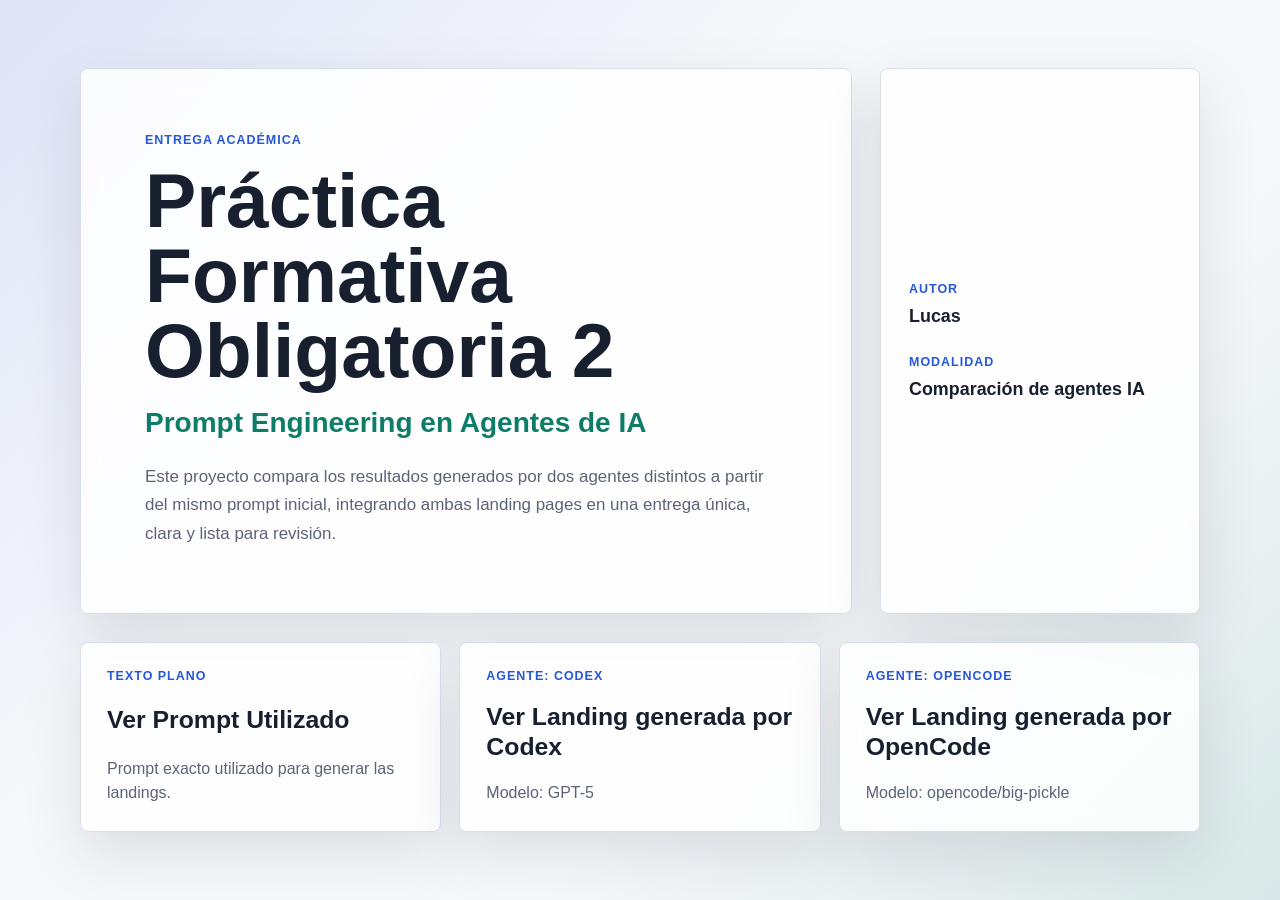
<file: index.html>
<!DOCTYPE html>
<html lang="es">
  <head>
    <meta charset="UTF-8" />
    <meta name="viewport" content="width=device-width, initial-scale=1.0" />
    <title>Práctica Formativa Obligatoria 2</title>
    <meta http-equiv="refresh" content="0; url=./Portada/" />
    <link rel="canonical" href="./Portada/" />
    <style>
      body {
        min-height: 100vh;
        margin: 0;
        display: grid;
        place-items: center;
        font-family: Arial, Helvetica, sans-serif;
        color: #18202f;
        background: #f7f8fb;
      }

      a {
        color: #2657d9;
        font-weight: 700;
      }
    </style>
  </head>
  <body>
    <p>Redirigiendo a la <a href="./Portada/">portada del proyecto</a>.</p>
    <script>
      window.location.replace("./Portada/");
    </script>
  </body>
</html>
</file>
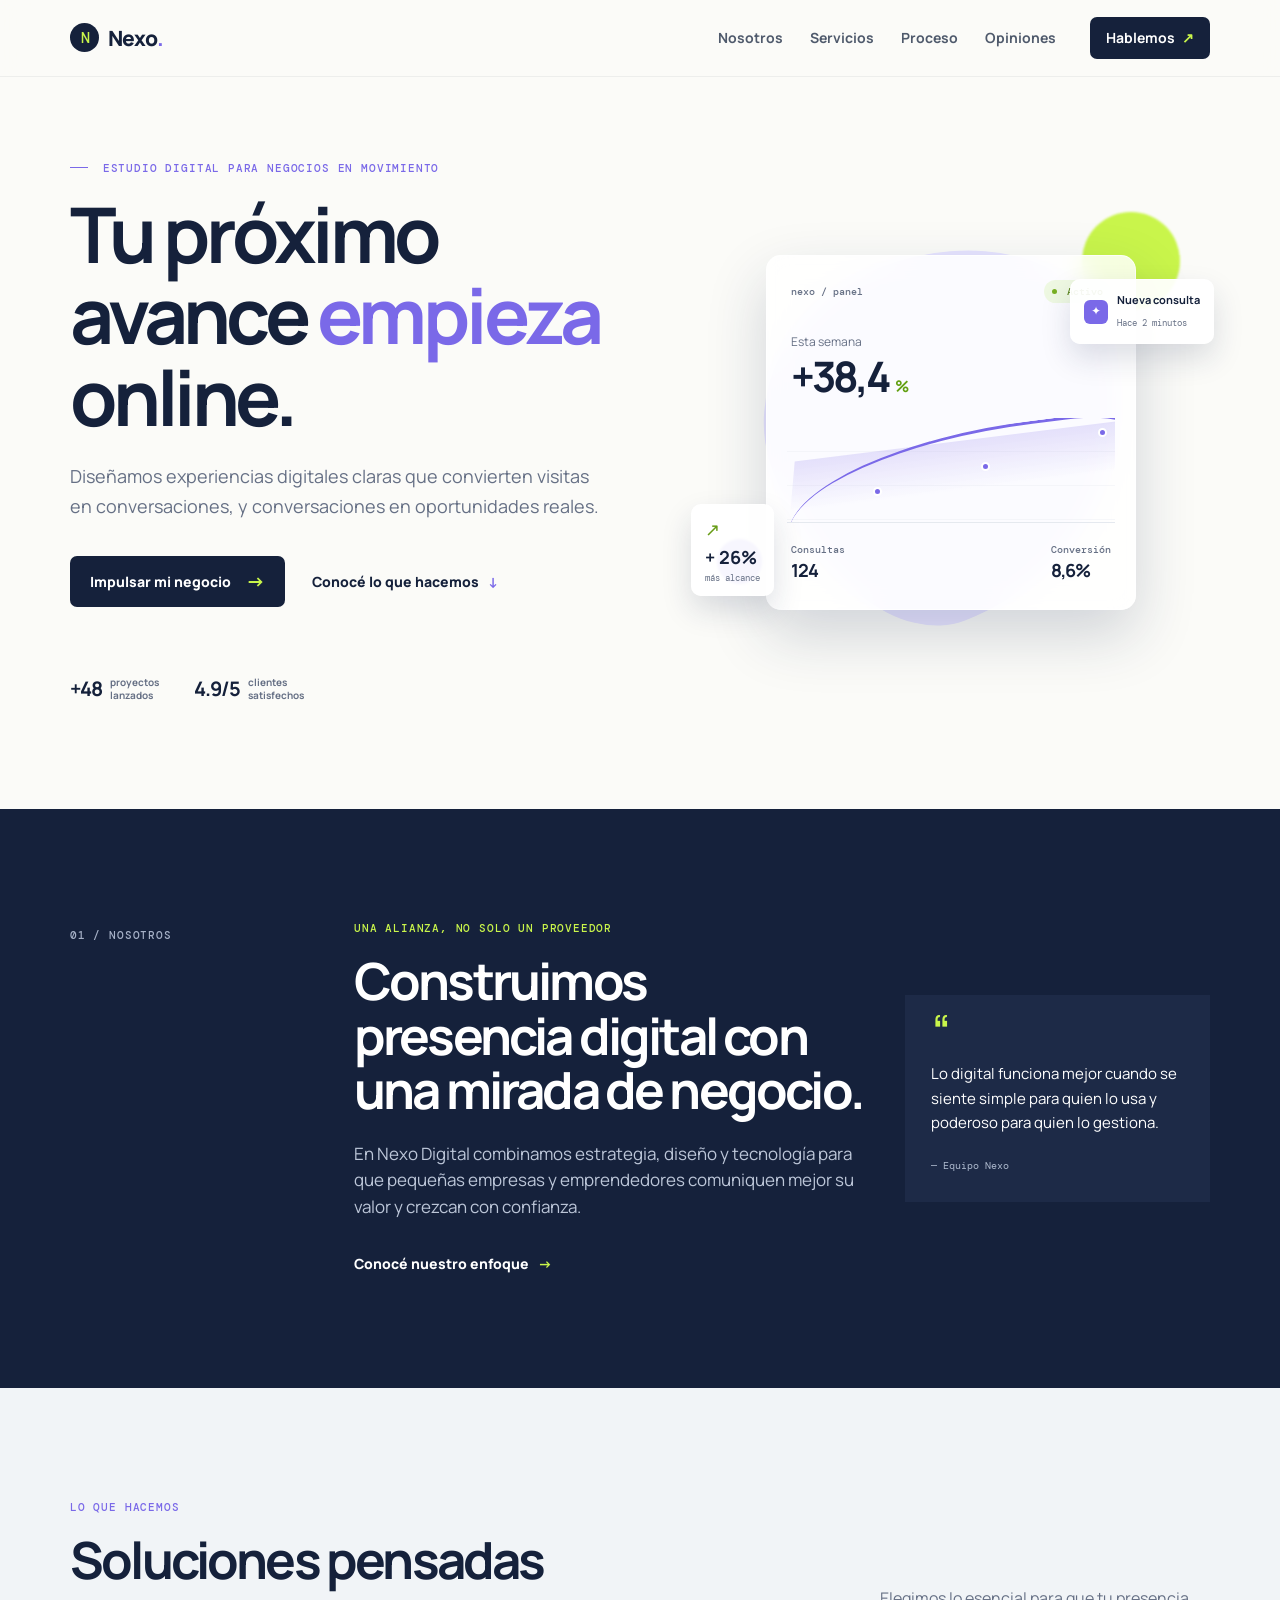
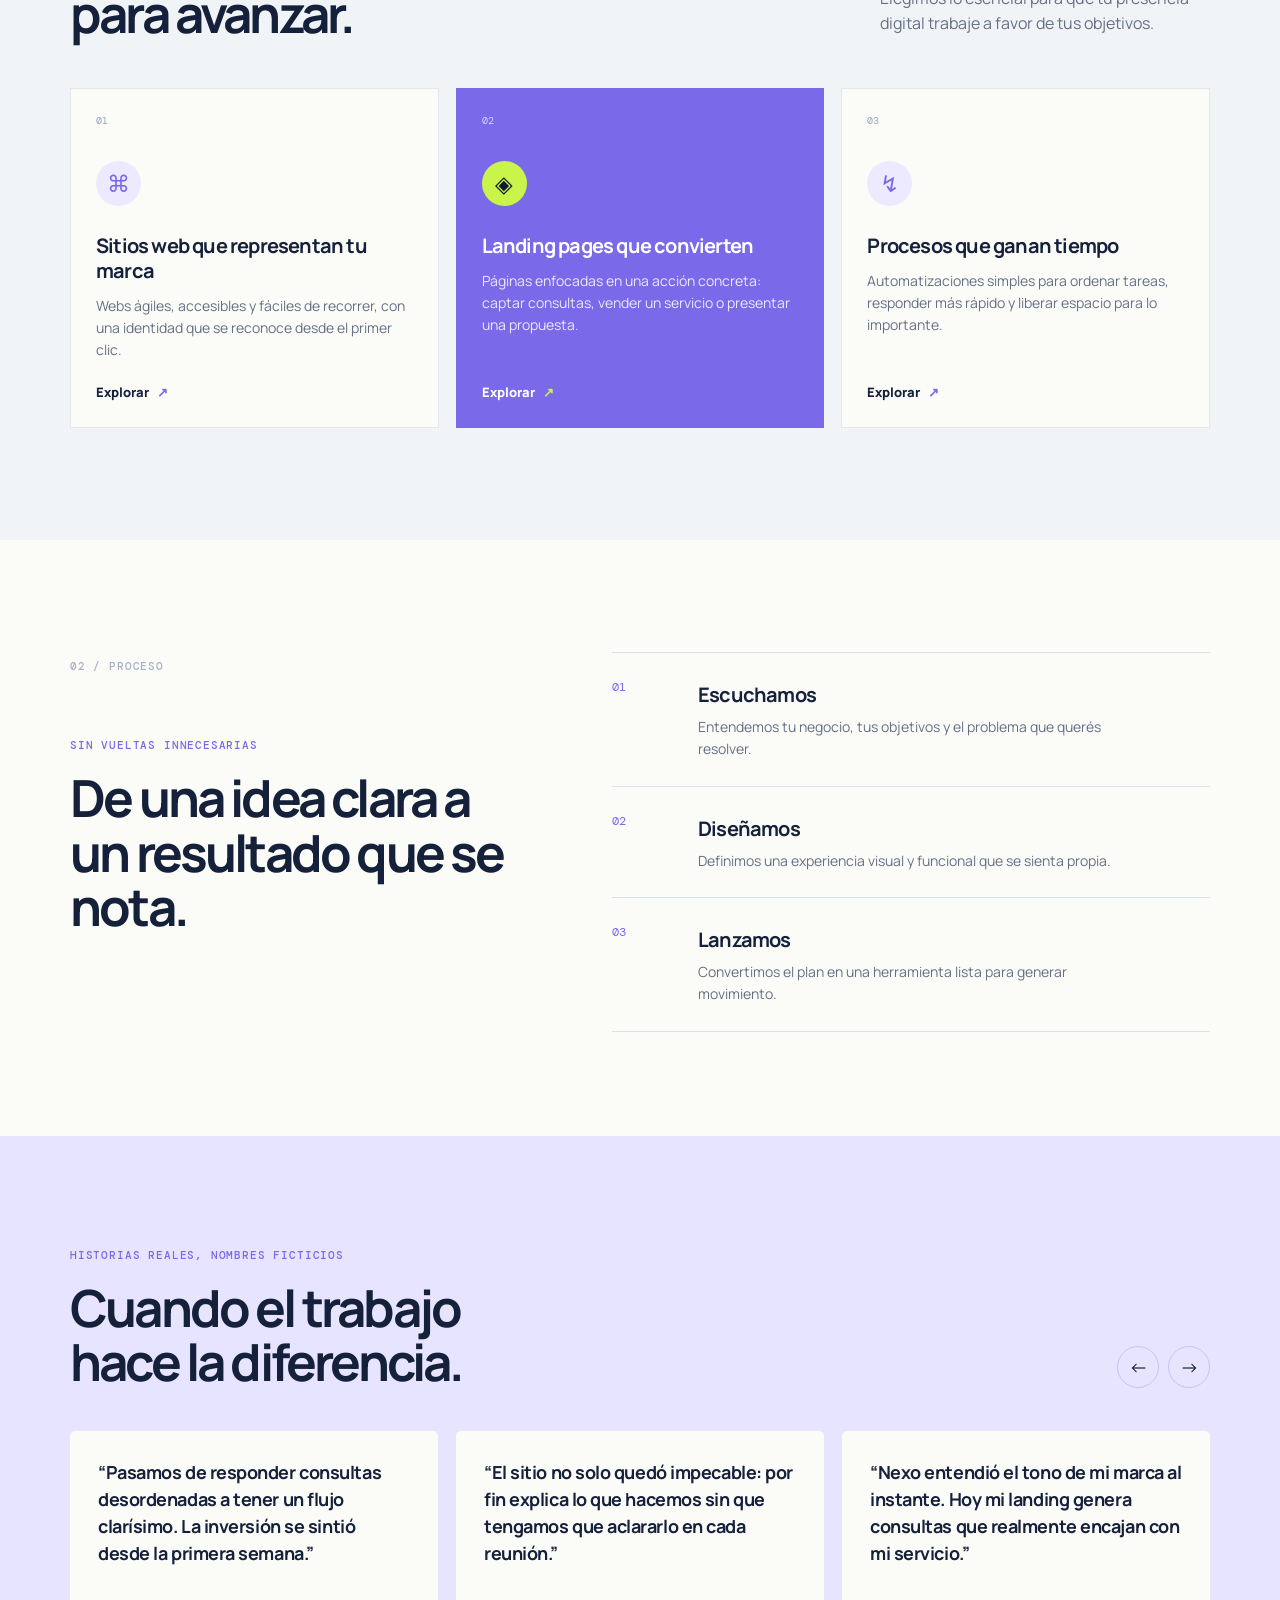
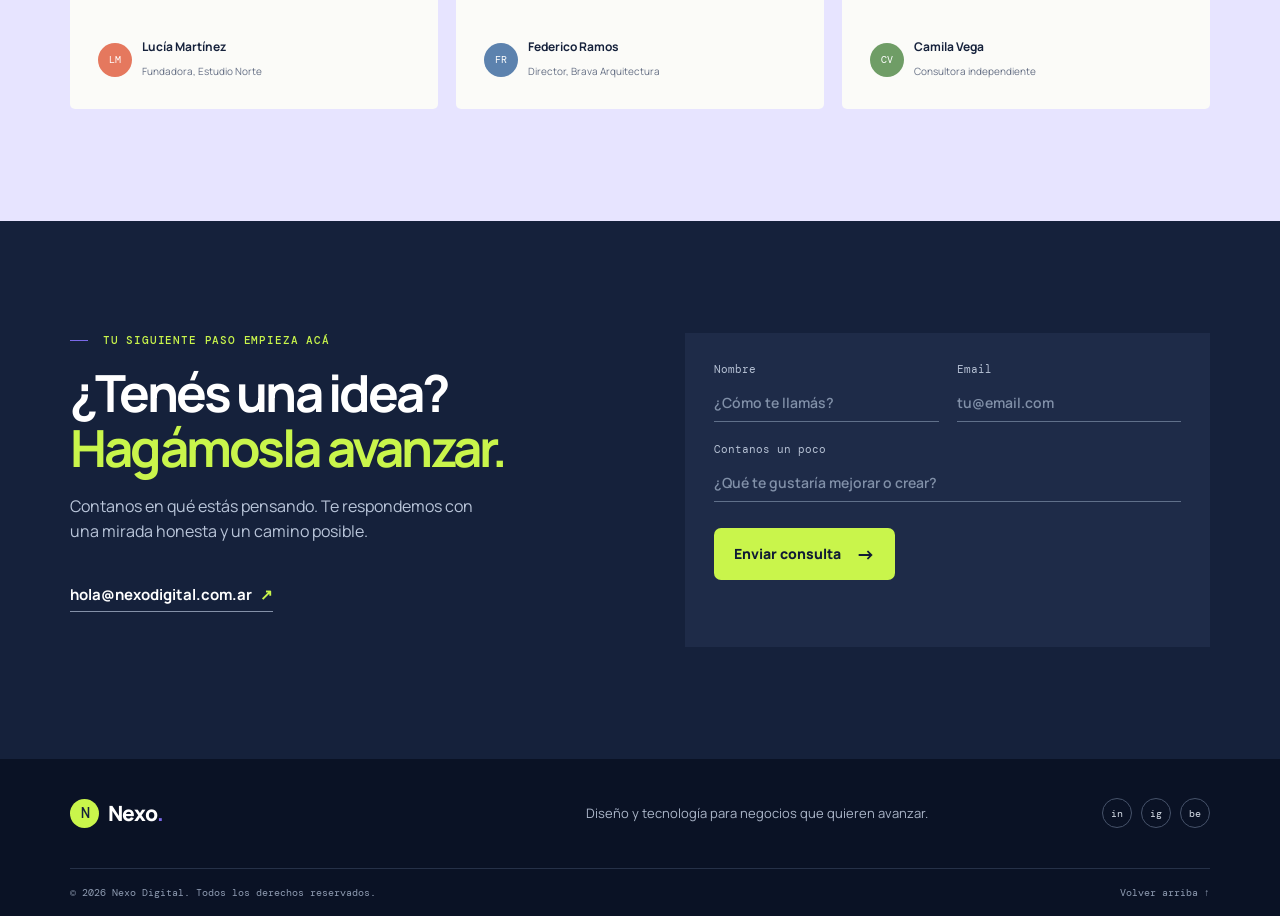
<file: Codex/index.html>
<!DOCTYPE html>
<html lang="es">
  <head>
    <meta charset="UTF-8" />
    <meta name="viewport" content="width=device-width, initial-scale=1.0" />
    <meta name="description" content="Nexo Digital crea sitios web, landing pages y automatizaciones para hacer crecer pequeños negocios." />
    <title>Nexo Digital | Soluciones que impulsan tu negocio</title>
    <link rel="preconnect" href="https://fonts.googleapis.com" />
    <link rel="preconnect" href="https://fonts.gstatic.com" crossorigin />
    <link href="https://fonts.googleapis.com/css2?family=DM+Mono:wght@400;500&family=Manrope:wght@400;500;600;700;800&display=swap" rel="stylesheet" />
    <link rel="stylesheet" href="styles.css" />
  </head>
  <body>
    <a class="skip-link" href="#contenido">Saltar al contenido principal</a>

    <header class="site-header">
      <div class="container nav-wrap">
        <a class="brand" href="#inicio" aria-label="Nexo Digital, inicio">
          <span class="brand-mark" aria-hidden="true">N</span><span>Nexo<span class="brand-accent">.</span></span>
        </a>
        <button class="menu-toggle" aria-expanded="false" aria-controls="main-menu" aria-label="Abrir menú de navegación">
          <span></span><span></span><span></span>
        </button>
        <nav id="main-menu" class="main-nav" aria-label="Navegación principal">
          <a href="#nosotros">Nosotros</a>
          <a href="#servicios">Servicios</a>
          <a href="#proceso">Proceso</a>
          <a href="#opiniones">Opiniones</a>
          <a class="nav-cta" href="#contacto">Hablemos <span aria-hidden="true">↗</span></a>
        </nav>
      </div>
    </header>

    <main id="contenido">
      <section id="inicio" class="hero section">
        <div class="container hero-grid">
          <div class="hero-content reveal">
            <p class="eyebrow"><span></span> Estudio digital para negocios en movimiento</p>
            <h1>Tu próximo avance <em>empieza</em> online.</h1>
            <p class="hero-copy">Diseñamos experiencias digitales claras que convierten visitas en conversaciones, y conversaciones en oportunidades reales.</p>
            <div class="hero-actions">
              <a class="button button-primary" href="#contacto">Impulsar mi negocio <span aria-hidden="true">→</span></a>
              <a class="text-link" href="#servicios">Conocé lo que hacemos <span aria-hidden="true">↓</span></a>
            </div>
            <div class="hero-proof" aria-label="Datos destacados">
              <div><strong>+48</strong><span>proyectos<br />lanzados</span></div>
              <div><strong>4.9/5</strong><span>clientes<br />satisfechos</span></div>
            </div>
          </div>
          <div class="hero-visual reveal" aria-label="Vista previa de una interfaz digital" role="img">
            <div class="orb orb-one"></div><div class="orb orb-two"></div>
            <div class="dashboard-card">
              <div class="dash-top"><span class="dash-label">nexo / panel</span><span class="status"><i></i> Activo</span></div>
              <div class="dash-heading"><p>Esta semana</p><strong>+38,4<span>%</span></strong></div>
              <div class="chart" aria-hidden="true"><span class="chart-line"></span><span class="dot dot-a"></span><span class="dot dot-b"></span><span class="dot dot-c"></span></div>
              <div class="dash-bottom"><div><span>Consultas</span><strong>124</strong></div><div><span>Conversión</span><strong>8,6%</strong></div></div>
            </div>
            <div class="floating-card floating-message"><span class="message-icon">✦</span><div><strong>Nueva consulta</strong><small>Hace 2 minutos</small></div></div>
            <div class="floating-card floating-growth"><span>↗</span><strong>+ 26%</strong><small>más alcance</small></div>
          </div>
        </div>
      </section>

      <section id="nosotros" class="about section">
        <div class="container about-grid">
          <p class="section-number">01 / NOSOTROS</p>
          <div class="about-content reveal"><p class="eyebrow">Una alianza, no solo un proveedor</p><h2>Construimos presencia digital con una mirada de negocio.</h2><p>En Nexo Digital combinamos estrategia, diseño y tecnología para que pequeñas empresas y emprendedores comuniquen mejor su valor y crezcan con confianza.</p><a class="arrow-link" href="#contacto">Conocé nuestro enfoque <span aria-hidden="true">→</span></a></div>
          <div class="about-note reveal"><span class="quote-mark" aria-hidden="true">“</span><p>Lo digital funciona mejor cuando se siente simple para quien lo usa y poderoso para quien lo gestiona.</p><span class="note-sign">— Equipo Nexo</span></div>
        </div>
      </section>

      <section id="servicios" class="services section">
        <div class="container"><div class="section-heading"><div><p class="eyebrow">Lo que hacemos</p><h2>Soluciones pensadas<br />para avanzar.</h2></div><p>Elegimos lo esencial para que tu presencia digital trabaje a favor de tus objetivos.</p></div>
          <div class="service-grid">
            <article class="service-card reveal"><span class="service-index">01</span><div class="service-icon" aria-hidden="true">⌘</div><h3>Sitios web que representan tu marca</h3><p>Webs ágiles, accesibles y fáciles de recorrer, con una identidad que se reconoce desde el primer clic.</p><a href="#contacto" aria-label="Consultar por sitios web">Explorar <span aria-hidden="true">↗</span></a></article>
            <article class="service-card featured reveal"><span class="service-index">02</span><div class="service-icon" aria-hidden="true">◈</div><h3>Landing pages que convierten</h3><p>Páginas enfocadas en una acción concreta: captar consultas, vender un servicio o presentar una propuesta.</p><a href="#contacto" aria-label="Consultar por landing pages">Explorar <span aria-hidden="true">↗</span></a></article>
            <article class="service-card reveal"><span class="service-index">03</span><div class="service-icon" aria-hidden="true">↯</div><h3>Procesos que ganan tiempo</h3><p>Automatizaciones simples para ordenar tareas, responder más rápido y liberar espacio para lo importante.</p><a href="#contacto" aria-label="Consultar por automatizaciones">Explorar <span aria-hidden="true">↗</span></a></article>
          </div></div>
      </section>

      <section id="proceso" class="process section"><div class="container process-grid"><div class="process-intro"><p class="section-number">02 / PROCESO</p><p class="eyebrow">Sin vueltas innecesarias</p><h2>De una idea clara a un resultado que se nota.</h2></div><ol class="steps"><li class="reveal"><span>01</span><div><h3>Escuchamos</h3><p>Entendemos tu negocio, tus objetivos y el problema que querés resolver.</p></div></li><li class="reveal"><span>02</span><div><h3>Diseñamos</h3><p>Definimos una experiencia visual y funcional que se sienta propia.</p></div></li><li class="reveal"><span>03</span><div><h3>Lanzamos</h3><p>Convertimos el plan en una herramienta lista para generar movimiento.</p></div></li></ol></div></section>

      <section id="opiniones" class="testimonials section"><div class="container"><div class="testimonials-top"><div><p class="eyebrow">Historias reales, nombres ficticios</p><h2>Cuando el trabajo<br />hace la diferencia.</h2></div><div class="slider-controls"><button class="slider-button prev" aria-label="Testimonio anterior">←</button><button class="slider-button next" aria-label="Testimonio siguiente">→</button></div></div><div class="testimonials-viewport"><div class="testimonial-track">
        <figure class="testimonial-card"><blockquote>“Pasamos de responder consultas desordenadas a tener un flujo clarísimo. La inversión se sintió desde la primera semana.”</blockquote><figcaption><span class="avatar avatar-one">LM</span><div><strong>Lucía Martínez</strong><small>Fundadora, Estudio Norte</small></div></figcaption></figure>
        <figure class="testimonial-card"><blockquote>“El sitio no solo quedó impecable: por fin explica lo que hacemos sin que tengamos que aclararlo en cada reunión.”</blockquote><figcaption><span class="avatar avatar-two">FR</span><div><strong>Federico Ramos</strong><small>Director, Brava Arquitectura</small></div></figcaption></figure>
        <figure class="testimonial-card"><blockquote>“Nexo entendió el tono de mi marca al instante. Hoy mi landing genera consultas que realmente encajan con mi servicio.”</blockquote><figcaption><span class="avatar avatar-three">CV</span><div><strong>Camila Vega</strong><small>Consultora independiente</small></div></figcaption></figure>
      </div></div></div></section>

      <section id="contacto" class="contact section"><div class="container contact-grid"><div class="contact-copy reveal"><p class="eyebrow"><span></span> Tu siguiente paso empieza acá</p><h2>¿Tenés una idea?<br /><em>Hagámosla avanzar.</em></h2><p>Contanos en qué estás pensando. Te respondemos con una mirada honesta y un camino posible.</p><a href="mailto:hola@nexodigital.com.ar" class="email-link">hola@nexodigital.com.ar <span>↗</span></a></div><form class="contact-form reveal"><div class="form-row"><label for="name">Nombre<input id="name" name="name" type="text" placeholder="¿Cómo te llamás?" required /></label><label for="email">Email<input id="email" name="email" type="email" placeholder="tu@email.com" required /></label></div><label for="message">Contanos un poco<input id="message" name="message" type="text" placeholder="¿Qué te gustaría mejorar o crear?" required /></label><button class="button button-primary" type="submit">Enviar consulta <span aria-hidden="true">→</span></button><p class="form-feedback" aria-live="polite"></p></form></div></section>
    </main>
    <footer class="site-footer"><div class="container footer-top"><a class="brand brand-footer" href="#inicio"><span class="brand-mark" aria-hidden="true">N</span><span>Nexo<span class="brand-accent">.</span></span></a><p>Diseño y tecnología para negocios que quieren avanzar.</p><div class="social-links"><a href="#" aria-label="LinkedIn de Nexo Digital">in</a><a href="#" aria-label="Instagram de Nexo Digital">ig</a><a href="#" aria-label="Behance de Nexo Digital">be</a></div></div><div class="container footer-bottom"><span>© <span id="year"></span> Nexo Digital. Todos los derechos reservados.</span><a href="#inicio">Volver arriba ↑</a></div></footer>
    <script src="script.js"></script>
  </body>
</html>
</file>
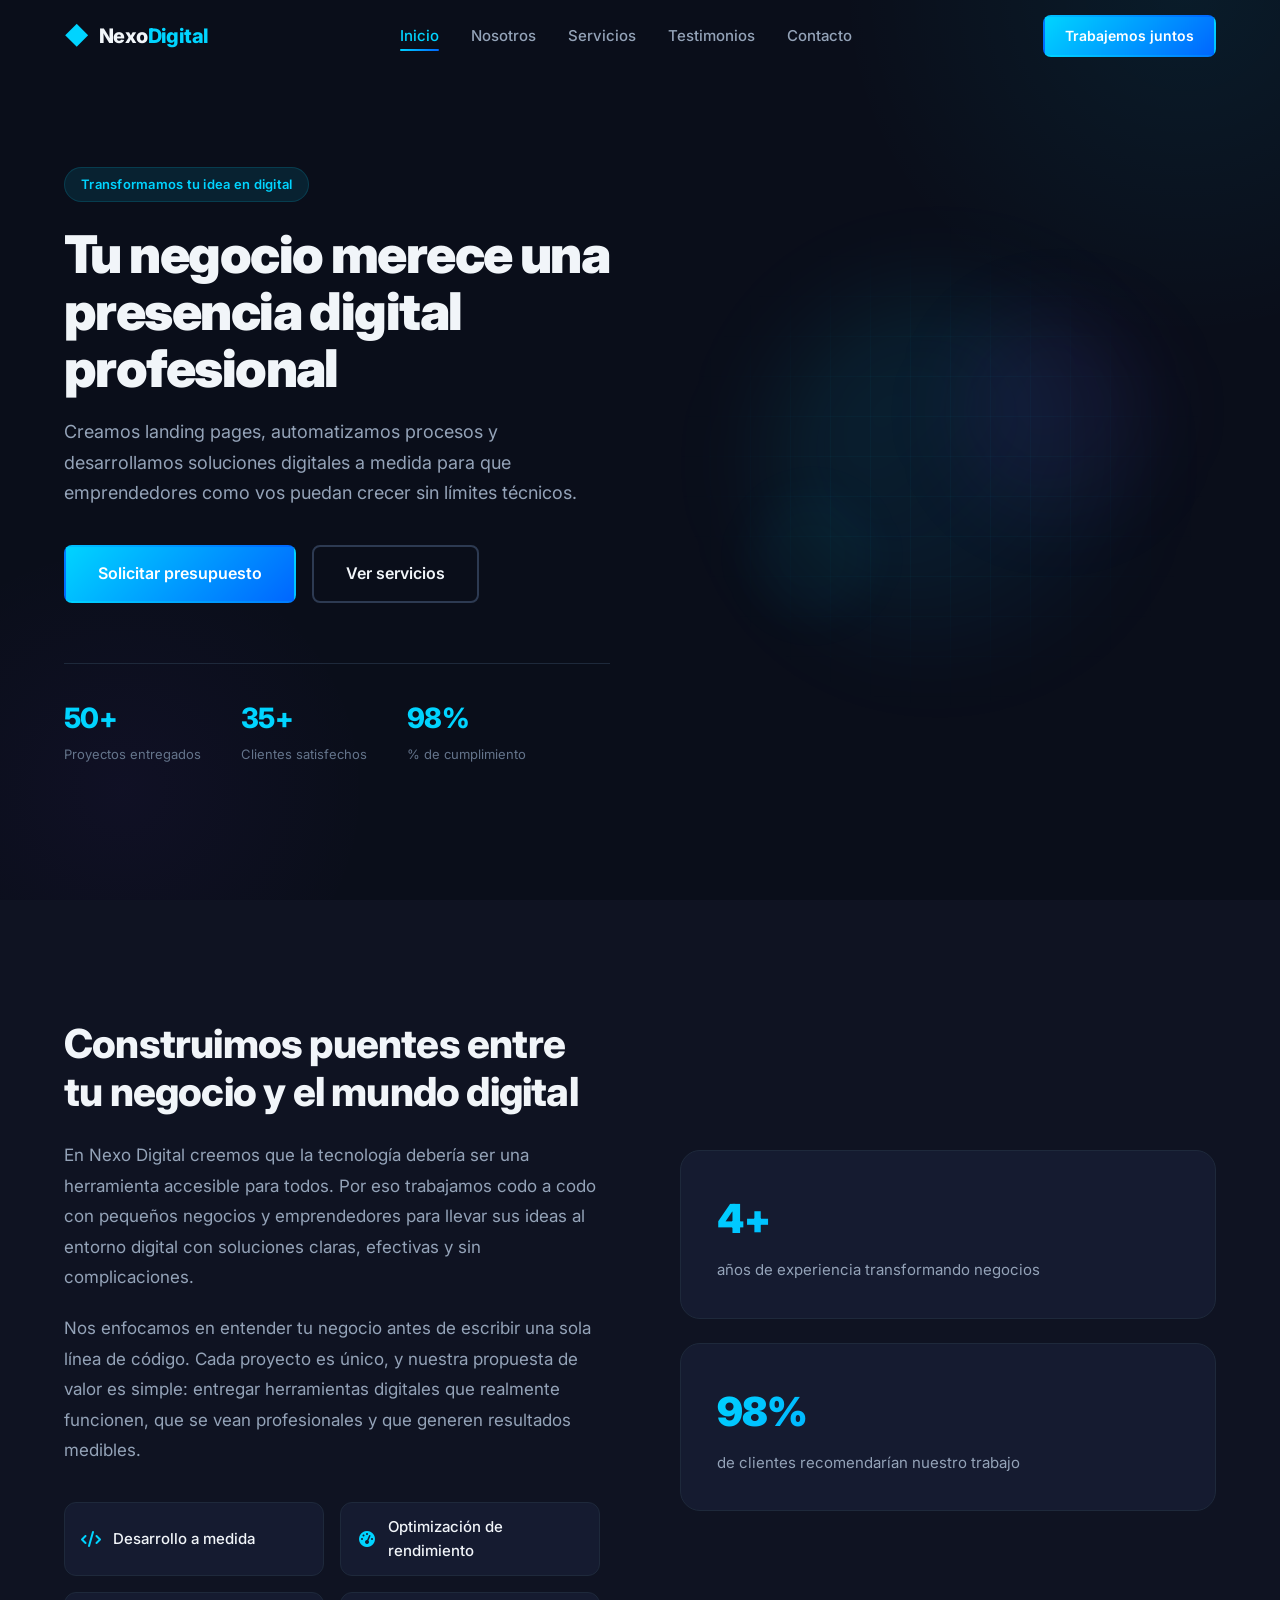
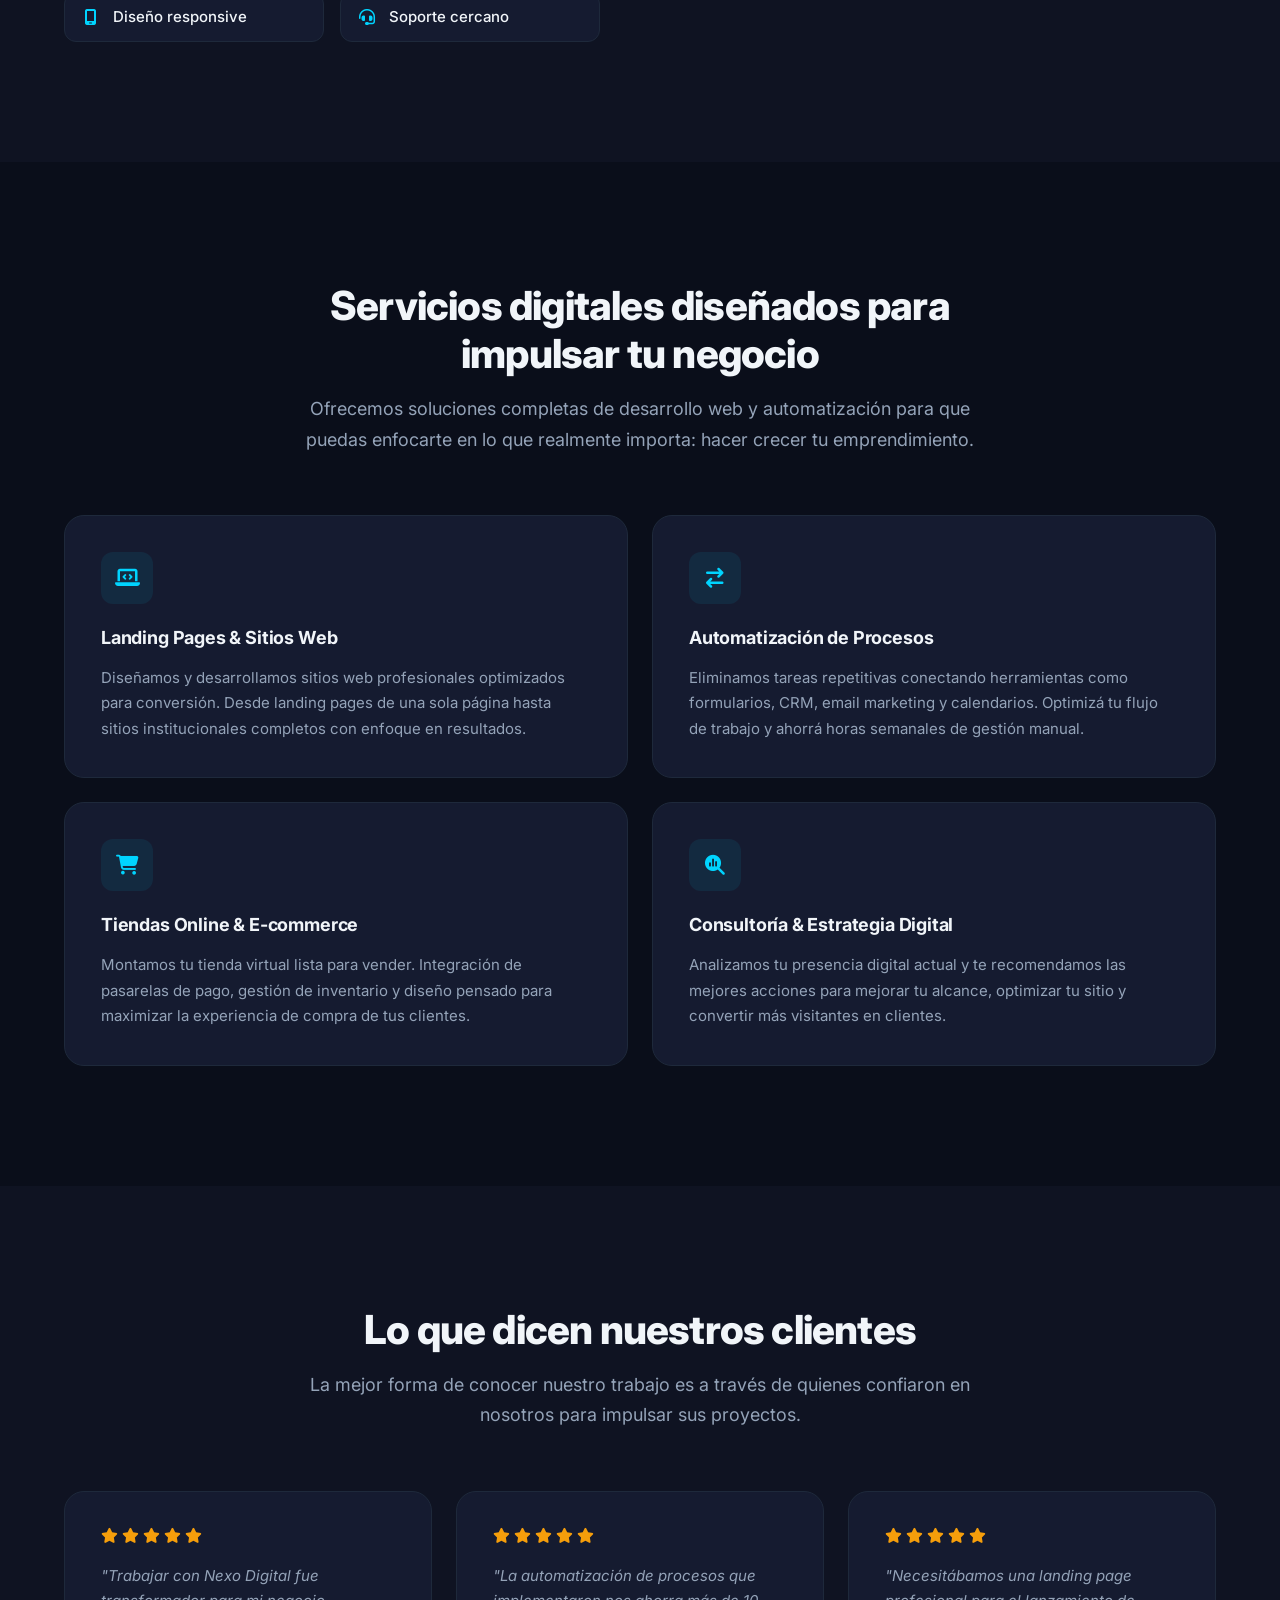
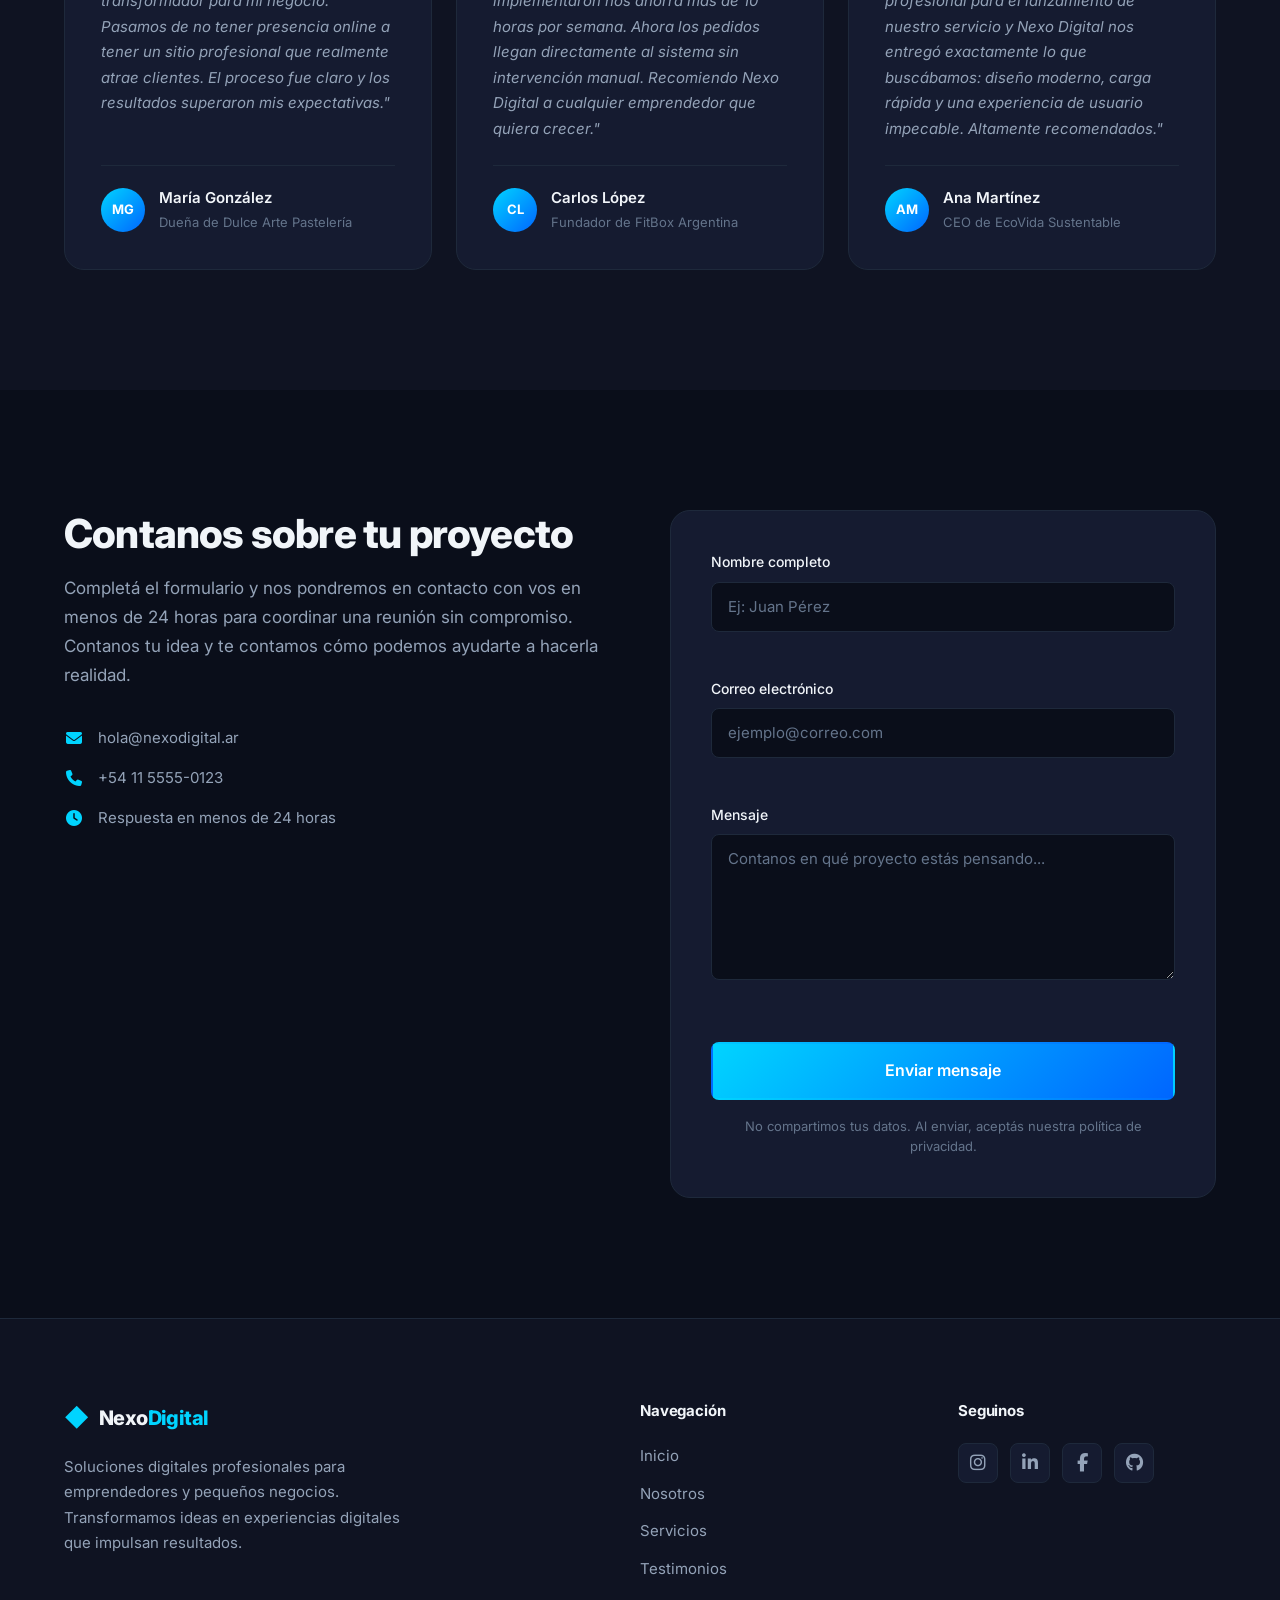
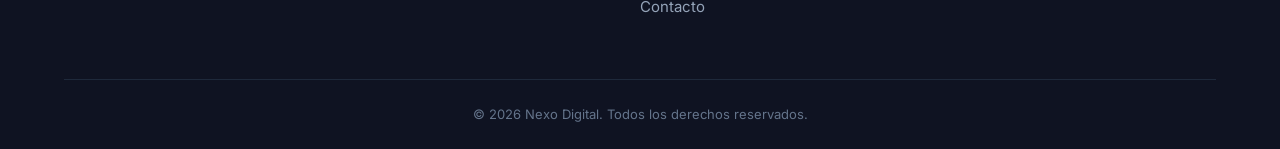
<file: OpenCode/index.html>
<!DOCTYPE html>
<html lang="es">
<head>
  <meta charset="UTF-8">
  <meta name="viewport" content="width=device-width, initial-scale=1.0">
  <title>Nexo Digital · Soluciones Digitales para Emprendedores</title>
  <meta name="description" content="Nexo Digital - Desarrollo web profesional, landing pages, automatización de procesos y soluciones digitales para pequeños negocios y emprendedores.">
  <link rel="preconnect" href="https://fonts.googleapis.com">
  <link rel="preconnect" href="https://fonts.gstatic.com" crossorigin>
  <link href="https://fonts.googleapis.com/css2?family=Inter:wght@400;500;600;700;800;900&display=swap" rel="stylesheet">
  <link rel="stylesheet" href="https://cdnjs.cloudflare.com/ajax/libs/font-awesome/6.5.1/css/all.min.css" integrity="sha512-DTOQO9RWCH3ppGqcWaEA1BIZOC6xxalwEsw9c2QQeAIftl+Vegovlnee1c9QX4TctnWMn13TZye+giMm8e2LwA==" crossorigin="anonymous" referrerpolicy="no-referrer">
  <link rel="stylesheet" href="styles.css">
</head>
<body>

  <header class="header" id="header">
    <div class="header__container container">
      <a href="#inicio" class="header__logo" aria-label="Nexo Digital, volver al inicio">
        <span class="header__logo-icon" aria-hidden="true">&#9670;</span>
        <span class="header__logo-text">Nexo<span class="header__logo-accent">Digital</span></span>
      </a>
      <nav class="header__nav" id="nav" aria-label="Navegación principal">
        <ul class="header__menu">
          <li><a href="#inicio" class="header__link">Inicio</a></li>
          <li><a href="#nosotros" class="header__link">Nosotros</a></li>
          <li><a href="#servicios" class="header__link">Servicios</a></li>
          <li><a href="#testimonios" class="header__link">Testimonios</a></li>
          <li><a href="#contacto" class="header__link">Contacto</a></li>
        </ul>
      </nav>
      <div class="header__actions">
        <a href="#contacto" class="btn btn--primary btn--sm header__cta">Trabajemos juntos</a>
        <button class="header__toggle" id="menuToggle" aria-label="Abrir menú" aria-expanded="false">
          <span class="header__toggle-bar"></span>
          <span class="header__toggle-bar"></span>
          <span class="header__toggle-bar"></span>
        </button>
      </div>
    </div>
  </header>

  <main>
    <section class="hero" id="inicio">
      <div class="hero__bg" aria-hidden="true"></div>
      <div class="hero__container container">
        <div class="hero__content" data-reveal>
          <span class="hero__badge">Transformamos tu idea en digital</span>
          <h1 class="hero__title">Tu negocio merece una presencia digital profesional</h1>
          <p class="hero__subtitle">Creamos landing pages, automatizamos procesos y desarrollamos soluciones digitales a medida para que emprendedores como vos puedan crecer sin límites técnicos.</p>
          <div class="hero__actions">
            <a href="#contacto" class="btn btn--primary btn--lg">Solicitar presupuesto</a>
            <a href="#servicios" class="btn btn--outline btn--lg">Ver servicios</a>
          </div>
          <div class="hero__stats">
            <div class="hero__stat">
              <span class="hero__stat-number" data-count="50">0</span>
              <span class="hero__stat-label">Proyectos entregados</span>
            </div>
            <div class="hero__stat">
              <span class="hero__stat-number" data-count="35">0</span>
              <span class="hero__stat-label">Clientes satisfechos</span>
            </div>
            <div class="hero__stat">
              <span class="hero__stat-number" data-count="98">0</span>
              <span class="hero__stat-label">% de cumplimiento</span>
            </div>
          </div>
        </div>
        <div class="hero__visual" data-reveal data-reveal-delay="2" aria-hidden="true">
          <div class="hero__shape hero__shape--1"></div>
          <div class="hero__shape hero__shape--2"></div>
          <div class="hero__shape hero__shape--3"></div>
          <div class="hero__grid"></div>
        </div>
      </div>
    </section>

    <section class="about" id="nosotros">
      <div class="container">
        <div class="about__grid">
          <div class="about__content" data-reveal>
            <h2 class="section__title">Construimos puentes entre tu negocio y el mundo digital</h2>
            <p class="about__text">En Nexo Digital creemos que la tecnología debería ser una herramienta accesible para todos. Por eso trabajamos codo a codo con pequeños negocios y emprendedores para llevar sus ideas al entorno digital con soluciones claras, efectivas y sin complicaciones.</p>
            <p class="about__text">Nos enfocamos en entender tu negocio antes de escribir una sola línea de código. Cada proyecto es único, y nuestra propuesta de valor es simple: entregar herramientas digitales que realmente funcionen, que se vean profesionales y que generen resultados medibles.</p>
            <div class="about__features">
              <div class="about__feature">
                <i class="fa-solid fa-code about__feature-icon" aria-hidden="true"></i>
                <span>Desarrollo a medida</span>
              </div>
              <div class="about__feature">
                <i class="fa-solid fa-gauge-high about__feature-icon" aria-hidden="true"></i>
                <span>Optimización de rendimiento</span>
              </div>
              <div class="about__feature">
                <i class="fa-solid fa-mobile-screen about__feature-icon" aria-hidden="true"></i>
                <span>Diseño responsive</span>
              </div>
              <div class="about__feature">
                <i class="fa-solid fa-headset about__feature-icon" aria-hidden="true"></i>
                <span>Soporte cercano</span>
              </div>
            </div>
          </div>
          <div class="about__visual" data-reveal data-reveal-delay="2">
            <div class="about__card">
              <div class="about__card-number">4+</div>
              <p class="about__card-text">años de experiencia transformando negocios</p>
            </div>
            <div class="about__card">
              <div class="about__card-number">98%</div>
              <p class="about__card-text">de clientes recomendarían nuestro trabajo</p>
            </div>
          </div>
        </div>
      </div>
    </section>

    <section class="services" id="servicios">
      <div class="container">
        <div class="section__header" data-reveal>
          <h2 class="section__title">Servicios digitales diseñados para impulsar tu negocio</h2>
          <p class="section__subtitle">Ofrecemos soluciones completas de desarrollo web y automatización para que puedas enfocarte en lo que realmente importa: hacer crecer tu emprendimiento.</p>
        </div>
        <div class="services__grid">
          <article class="service-card" data-reveal data-reveal-delay="1">
            <div class="service-card__icon" aria-hidden="true">
              <i class="fa-solid fa-laptop-code"></i>
            </div>
            <h3 class="service-card__title">Landing Pages & Sitios Web</h3>
            <p class="service-card__desc">Diseñamos y desarrollamos sitios web profesionales optimizados para conversión. Desde landing pages de una sola página hasta sitios institucionales completos con enfoque en resultados.</p>
          </article>
          <article class="service-card" data-reveal data-reveal-delay="2">
            <div class="service-card__icon" aria-hidden="true">
              <i class="fa-solid fa-arrow-right-arrow-left"></i>
            </div>
            <h3 class="service-card__title">Automatización de Procesos</h3>
            <p class="service-card__desc">Eliminamos tareas repetitivas conectando herramientas como formularios, CRM, email marketing y calendarios. Optimizá tu flujo de trabajo y ahorrá horas semanales de gestión manual.</p>
          </article>
          <article class="service-card" data-reveal data-reveal-delay="3">
            <div class="service-card__icon" aria-hidden="true">
              <i class="fa-solid fa-cart-shopping"></i>
            </div>
            <h3 class="service-card__title">Tiendas Online & E-commerce</h3>
            <p class="service-card__desc">Montamos tu tienda virtual lista para vender. Integración de pasarelas de pago, gestión de inventario y diseño pensado para maximizar la experiencia de compra de tus clientes.</p>
          </article>
          <article class="service-card" data-reveal data-reveal-delay="4">
            <div class="service-card__icon" aria-hidden="true">
              <i class="fa-solid fa-magnifying-glass-chart"></i>
            </div>
            <h3 class="service-card__title">Consultoría & Estrategia Digital</h3>
            <p class="service-card__desc">Analizamos tu presencia digital actual y te recomendamos las mejores acciones para mejorar tu alcance, optimizar tu sitio y convertir más visitantes en clientes.</p>
          </article>
        </div>
      </div>
    </section>

    <section class="testimonials" id="testimonios">
      <div class="container">
        <div class="section__header" data-reveal>
          <h2 class="section__title">Lo que dicen nuestros clientes</h2>
          <p class="section__subtitle">La mejor forma de conocer nuestro trabajo es a través de quienes confiaron en nosotros para impulsar sus proyectos.</p>
        </div>
        <div class="testimonials__grid">
          <article class="testimonial-card" data-reveal data-reveal-delay="1">
            <div class="testimonial-card__stars" aria-label="5 estrellas">
              <i class="fa-solid fa-star" aria-hidden="true"></i>
              <i class="fa-solid fa-star" aria-hidden="true"></i>
              <i class="fa-solid fa-star" aria-hidden="true"></i>
              <i class="fa-solid fa-star" aria-hidden="true"></i>
              <i class="fa-solid fa-star" aria-hidden="true"></i>
            </div>
            <blockquote class="testimonial-card__text">
              "Trabajar con Nexo Digital fue transformador para mi negocio. Pasamos de no tener presencia online a tener un sitio profesional que realmente atrae clientes. El proceso fue claro y los resultados superaron mis expectativas."
            </blockquote>
            <div class="testimonial-card__author">
              <div class="testimonial-card__avatar" aria-hidden="true">MG</div>
              <div>
                <cite class="testimonial-card__name">María González</cite>
                <span class="testimonial-card__role">Dueña de Dulce Arte Pastelería</span>
              </div>
            </div>
          </article>
          <article class="testimonial-card" data-reveal data-reveal-delay="2">
            <div class="testimonial-card__stars" aria-label="5 estrellas">
              <i class="fa-solid fa-star" aria-hidden="true"></i>
              <i class="fa-solid fa-star" aria-hidden="true"></i>
              <i class="fa-solid fa-star" aria-hidden="true"></i>
              <i class="fa-solid fa-star" aria-hidden="true"></i>
              <i class="fa-solid fa-star" aria-hidden="true"></i>
            </div>
            <blockquote class="testimonial-card__text">
              "La automatización de procesos que implementaron nos ahorra más de 10 horas por semana. Ahora los pedidos llegan directamente al sistema sin intervención manual. Recomiendo Nexo Digital a cualquier emprendedor que quiera crecer."
            </blockquote>
            <div class="testimonial-card__author">
              <div class="testimonial-card__avatar" aria-hidden="true">CL</div>
              <div>
                <cite class="testimonial-card__name">Carlos López</cite>
                <span class="testimonial-card__role">Fundador de FitBox Argentina</span>
              </div>
            </div>
          </article>
          <article class="testimonial-card" data-reveal data-reveal-delay="3">
            <div class="testimonial-card__stars" aria-label="5 estrellas">
              <i class="fa-solid fa-star" aria-hidden="true"></i>
              <i class="fa-solid fa-star" aria-hidden="true"></i>
              <i class="fa-solid fa-star" aria-hidden="true"></i>
              <i class="fa-solid fa-star" aria-hidden="true"></i>
              <i class="fa-solid fa-star" aria-hidden="true"></i>
            </div>
            <blockquote class="testimonial-card__text">
              "Necesitábamos una landing page profesional para el lanzamiento de nuestro servicio y Nexo Digital nos entregó exactamente lo que buscábamos: diseño moderno, carga rápida y una experiencia de usuario impecable. Altamente recomendados."
            </blockquote>
            <div class="testimonial-card__author">
              <div class="testimonial-card__avatar" aria-hidden="true">AM</div>
              <div>
                <cite class="testimonial-card__name">Ana Martínez</cite>
                <span class="testimonial-card__role">CEO de EcoVida Sustentable</span>
              </div>
            </div>
          </article>
        </div>
      </div>
    </section>

    <section class="contact" id="contacto">
      <div class="container">
        <div class="contact__grid">
          <div class="contact__info" data-reveal>
            <h2 class="section__title">Contanos sobre tu proyecto</h2>
            <p class="contact__text">Completá el formulario y nos pondremos en contacto con vos en menos de 24 horas para coordinar una reunión sin compromiso. Contanos tu idea y te contamos cómo podemos ayudarte a hacerla realidad.</p>
            <div class="contact__details">
              <div class="contact__detail">
                <i class="fa-solid fa-envelope" aria-hidden="true"></i>
                <span>hola@nexodigital.ar</span>
              </div>
              <div class="contact__detail">
                <i class="fa-solid fa-phone" aria-hidden="true"></i>
                <span>+54 11 5555-0123</span>
              </div>
              <div class="contact__detail">
                <i class="fa-solid fa-clock" aria-hidden="true"></i>
                <span>Respuesta en menos de 24 horas</span>
              </div>
            </div>
          </div>
          <form class="contact__form" id="contactForm" novalidate data-reveal data-reveal-delay="2">
            <div class="form__group">
              <label for="name" class="form__label">Nombre completo</label>
              <input type="text" id="name" name="name" class="form__input" placeholder="Ej: Juan Pérez" required>
              <span class="form__error" role="alert"></span>
            </div>
            <div class="form__group">
              <label for="email" class="form__label">Correo electrónico</label>
              <input type="email" id="email" name="email" class="form__input" placeholder="ejemplo@correo.com" required>
              <span class="form__error" role="alert"></span>
            </div>
            <div class="form__group">
              <label for="message" class="form__label">Mensaje</label>
              <textarea id="message" name="message" class="form__input form__textarea" placeholder="Contanos en qué proyecto estás pensando..." rows="5" required></textarea>
              <span class="form__error" role="alert"></span>
            </div>
            <button type="submit" class="btn btn--primary btn--lg form__submit">Enviar mensaje</button>
            <p class="form__disclaimer">No compartimos tus datos. Al enviar, aceptás nuestra política de privacidad.</p>
          </form>
        </div>
      </div>
    </section>
  </main>

  <footer class="footer">
    <div class="container">
      <div class="footer__grid">
        <div class="footer__brand">
          <a href="#inicio" class="footer__logo">
            <span class="header__logo-icon" aria-hidden="true">&#9670;</span>
            <span class="header__logo-text">Nexo<span class="header__logo-accent">Digital</span></span>
          </a>
          <p class="footer__desc">Soluciones digitales profesionales para emprendedores y pequeños negocios. Transformamos ideas en experiencias digitales que impulsan resultados.</p>
        </div>
        <div class="footer__links">
          <h4 class="footer__heading">Navegación</h4>
          <ul>
            <li><a href="#inicio">Inicio</a></li>
            <li><a href="#nosotros">Nosotros</a></li>
            <li><a href="#servicios">Servicios</a></li>
            <li><a href="#testimonios">Testimonios</a></li>
            <li><a href="#contacto">Contacto</a></li>
          </ul>
        </div>
        <div class="footer__social">
          <h4 class="footer__heading">Seguinos</h4>
          <div class="footer__social-icons">
            <a href="#" class="footer__social-link" aria-label="Instagram">
              <i class="fa-brands fa-instagram" aria-hidden="true"></i>
            </a>
            <a href="#" class="footer__social-link" aria-label="LinkedIn">
              <i class="fa-brands fa-linkedin-in" aria-hidden="true"></i>
            </a>
            <a href="#" class="footer__social-link" aria-label="Facebook">
              <i class="fa-brands fa-facebook-f" aria-hidden="true"></i>
            </a>
            <a href="#" class="footer__social-link" aria-label="GitHub">
              <i class="fa-brands fa-github" aria-hidden="true"></i>
            </a>
          </div>
        </div>
      </div>
      <div class="footer__bottom">
        <p>&copy; 2026 Nexo Digital. Todos los derechos reservados.</p>
      </div>
    </div>
  </footer>

  <script src="script.js"></script>
</body>
</html>
</file>
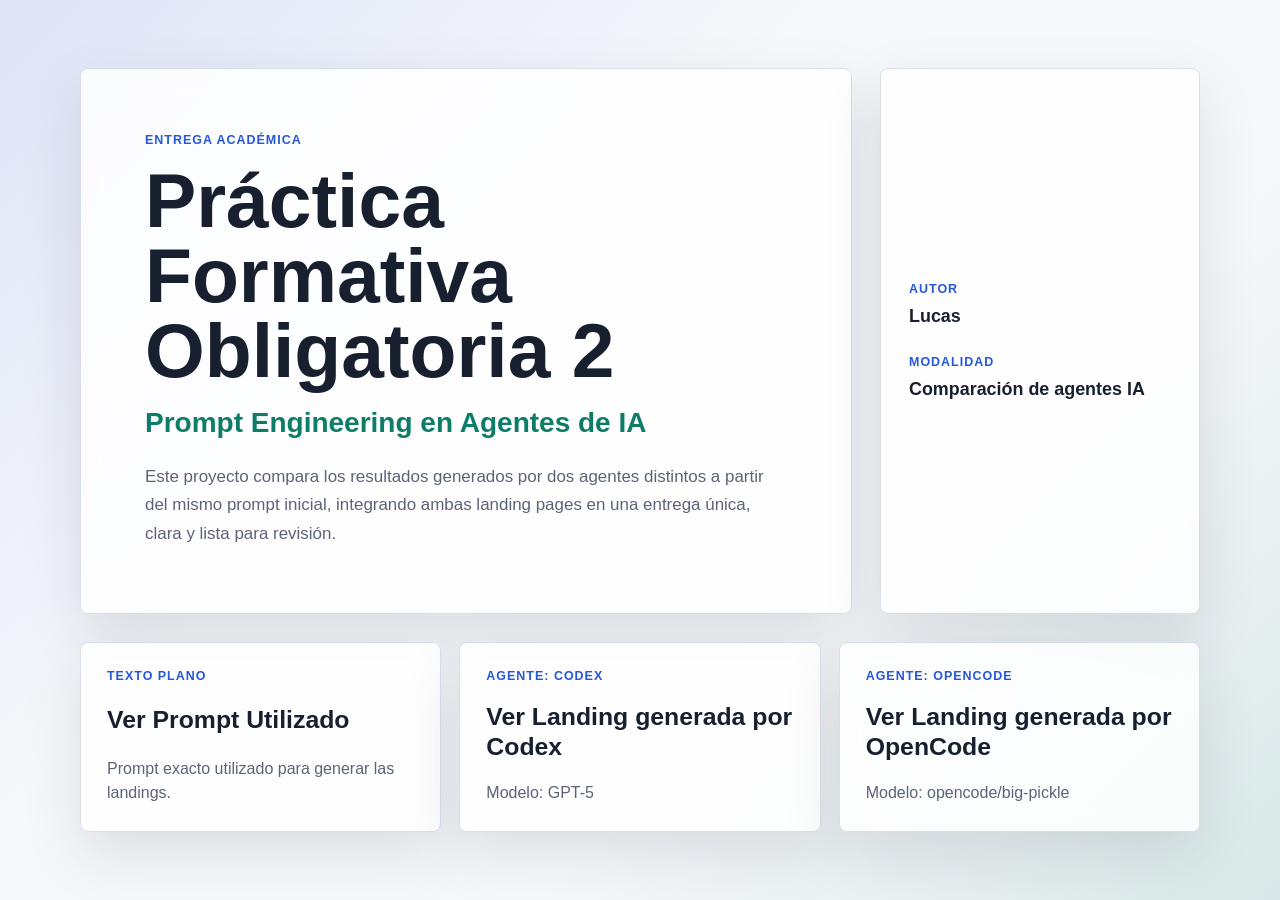
<file: Portada/index.html>
<!DOCTYPE html>
<html lang="es">
  <head>
    <meta charset="UTF-8" />
    <meta name="viewport" content="width=device-width, initial-scale=1.0" />
    <title>Práctica Formativa Obligatoria 2</title>
    <meta
      name="description"
      content="Portada de entrega para la Práctica Formativa Obligatoria 2 sobre Prompt Engineering en Agentes de IA."
    />
    <link rel="stylesheet" href="./styles.css" />
  </head>
  <body>
    <main class="page-shell">
      <section class="hero" aria-labelledby="titulo-principal">
        <div class="hero__content">
          <p class="hero__eyebrow">Entrega académica</p>
          <h1 id="titulo-principal">Práctica Formativa Obligatoria 2</h1>
          <p class="hero__subtitle">Prompt Engineering en Agentes de IA</p>
          <p class="hero__description">
            Este proyecto compara los resultados generados por dos agentes distintos a partir del mismo prompt inicial,
            integrando ambas landing pages en una entrega única, clara y lista para revisión.
          </p>
        </div>

        <aside class="summary" aria-label="Datos de la entrega">
          <span class="summary__label">Autor</span>
          <strong>Lucas</strong>
          <span class="summary__label">Modalidad</span>
          <strong>Comparación de agentes IA</strong>
        </aside>
      </section>

      <section class="access" aria-label="Accesos principales">
        <a class="access-card access-card--prompt" href="../Prompt/prompt.txt">
          <span class="access-card__meta">Texto plano</span>
          <strong>Ver Prompt Utilizado</strong>
          <span class="access-card__description">Prompt exacto utilizado para generar las landings.</span>
        </a>

        <a class="access-card" href="../Codex/index.html">
          <span class="access-card__meta">Agente: Codex</span>
          <strong>Ver Landing generada por Codex</strong>
          <span class="access-card__description">Modelo: GPT-5</span>
        </a>

        <a class="access-card" href="../OpenCode/index.html">
          <span class="access-card__meta">Agente: OpenCode</span>
          <strong>Ver Landing generada por OpenCode</strong>
          <span class="access-card__description">Modelo: opencode/big-pickle</span>
        </a>
      </section>
    </main>

    <script src="./script.js"></script>
  </body>
</html>
</file>
<file: Codex/styles.css>
:root { --ink:#15213b; --navy:#101b35; --paper:#fbfbf8; --mist:#f1f4f7; --line:#dbe1e8; --lime:#c9f54b; --violet:#7a69e8; --muted:#667085; --font:'Manrope',sans-serif; --mono:'DM Mono',monospace; }
* { box-sizing:border-box; }
html { scroll-behavior:smooth; }
body { margin:0; background:var(--paper); color:var(--ink); font-family:var(--font); font-size:16px; line-height:1.55; }
a { color:inherit; text-decoration:none; } button,input { font:inherit; } button { cursor:pointer; } .container { width:min(1140px,calc(100% - 48px)); margin-inline:auto; } .section { padding:112px 0; } .skip-link { position:fixed; z-index:100; left:16px; top:-60px; background:var(--lime); color:var(--navy); padding:10px 16px; border-radius:6px; font-weight:800; } .skip-link:focus { top:16px; }
.site-header { position:sticky; top:0; z-index:20; background:rgba(251,251,248,.88); backdrop-filter:blur(14px); border-bottom:1px solid rgba(21,33,59,.06); } .nav-wrap { height:76px; display:flex; align-items:center; justify-content:space-between; } .brand { display:inline-flex; align-items:center; gap:9px; font-weight:800; font-size:21px; letter-spacing:-1px; } .brand-mark { display:grid; place-items:center; width:29px; height:29px; border-radius:50%; background:var(--ink); color:var(--lime); font:500 15px var(--mono); } .brand-accent { color:var(--violet); } .main-nav { display:flex; align-items:center; gap:27px; font-size:14px; font-weight:700; } .main-nav > a:not(.nav-cta) { color:#4f5a6c; transition:color .2s; } .main-nav > a:not(.nav-cta):hover { color:var(--ink); } .nav-cta { margin-left:7px; background:var(--ink); color:white; border-radius:7px; padding:10px 16px; } .nav-cta span { color:var(--lime); margin-left:4px; } .menu-toggle { display:none; border:0; background:transparent; padding:5px; }
.hero { padding:84px 0 105px; overflow:hidden; } .hero-grid { display:grid; grid-template-columns:1.05fr .95fr; align-items:center; gap:48px; } .eyebrow,.section-number { margin:0 0 18px; color:var(--violet); font:500 11px var(--mono); letter-spacing:.075em; text-transform:uppercase; } .eyebrow span { display:inline-block; width:18px; height:1px; vertical-align:middle; margin:0 7px 3px 0; background:var(--violet); } h1,h2,h3,p { margin-top:0; } h1,h2 { letter-spacing:-.055em; line-height:1.06; } h1 { max-width:680px; font-size:clamp(48px,6vw,78px); margin-bottom:25px; } h1 em,h2 em { color:var(--violet); font-style:normal; } .hero-copy { max-width:540px; color:var(--muted); font-size:18px; line-height:1.65; } .hero-actions { display:flex; align-items:center; gap:27px; margin-top:34px; } .button { border:0; border-radius:7px; padding:15px 20px; display:inline-flex; gap:15px; align-items:center; justify-content:center; font-size:14px; font-weight:800; transition:transform .2s, box-shadow .2s; } .button:hover { transform:translateY(-2px); box-shadow:0 8px 20px rgba(21,33,59,.15); } .button-primary { background:var(--ink); color:#fff; } .button-primary span { color:var(--lime); font-size:19px; line-height:12px; } .text-link,.arrow-link { font-weight:800; font-size:14px; } .text-link span,.arrow-link span { color:var(--violet); margin-left:6px; } .hero-proof { margin-top:66px; display:flex; gap:35px; } .hero-proof > div { display:flex; align-items:center; gap:8px; } .hero-proof strong { font-size:20px; letter-spacing:-.05em; } .hero-proof span { color:var(--muted); font-size:10px; font-weight:700; line-height:1.25; }
.hero-visual { position:relative; min-height:470px; display:grid; place-items:center; isolation:isolate; } .hero-visual::before { content:''; position:absolute; z-index:-2; width:360px; height:360px; background:#e7e4ff; border-radius:48% 52% 65% 35% / 42% 37% 63% 58%; transform:rotate(-21deg); } .orb { position:absolute; z-index:-1; border-radius:50%; filter:blur(1px); } .orb-one { width:98px; height:98px; top:14px; right:30px; background:var(--lime); } .orb-two { width:45px; height:45px; left:26px; bottom:84px; background:var(--violet); } .dashboard-card { position:relative; width:min(370px,100%); padding:24px; border:1px solid rgba(255,255,255,.75); border-radius:15px; background:rgba(255,255,255,.83); box-shadow:0 25px 60px rgba(29,40,82,.19); backdrop-filter:blur(12px); } .dash-top,.dash-bottom { display:flex; justify-content:space-between; align-items:center; } .dash-label,.status, .dash-bottom span { font:500 10px var(--mono); color:var(--muted); } .status { border-radius:50px; padding:5px 8px; background:#eef8e2; color:#527d12; } .status i { display:inline-block; width:5px; height:5px; background:#78b022; border-radius:50%; margin:0 4px 1px 0; } .dash-heading { margin:30px 0 20px; } .dash-heading p { color:var(--muted); font-size:12px; margin-bottom:3px; } .dash-heading strong { font-size:42px; letter-spacing:-.07em; line-height:1; } .dash-heading strong span { color:#62a012; font-size:16px; margin-left:6px; } .chart { height:105px; position:relative; margin:0 -4px; border-bottom:1px solid #e5e9ef; background:repeating-linear-gradient(to bottom,transparent 0,transparent 33px,#eef0f5 34px); overflow:hidden; } .chart-line { position:absolute; height:115px; width:340px; top:12px; left:3px; border-top:3px solid var(--violet); border-radius:70% 20% 0 0; transform:skewY(-12deg) rotate(5deg); } .chart-line::after { content:''; position:absolute; inset:8px 0 auto; height:50px; background:linear-gradient(180deg,rgba(122,105,232,.18),transparent); } .dot { position:absolute; width:9px; height:9px; border-radius:50%; border:2px solid white; background:var(--violet); } .dot-a { left:86px; top:69px; }.dot-b { left:194px; top:44px; }.dot-c { right:8px; top:10px; } .dash-bottom { padding-top:20px; } .dash-bottom div { display:grid; gap:1px; }.dash-bottom strong { font-size:18px; letter-spacing:-.04em; } .floating-card { position:absolute; display:flex; align-items:center; gap:9px; border:1px solid rgba(255,255,255,.85); background:rgba(255,255,255,.94); box-shadow:0 14px 30px rgba(29,40,82,.15); border-radius:10px; padding:11px 13px; } .floating-card strong { font-size:11px; display:block; }.floating-card small { color:var(--muted); font:9px var(--mono); }.floating-message { top:81px; right:-4px; }.message-icon { display:grid; place-items:center; width:24px; height:24px; border-radius:6px; color:white; background:var(--violet); font-size:12px; }.floating-growth { display:block; bottom:72px; left:0; }.floating-growth > span { color:#679c16; font-size:18px; }.floating-growth strong { font-size:18px; }.floating-growth small { display:block; }
.about { background:var(--ink); color:#fff; }.about-grid { display:grid; grid-template-columns:.65fr 1.35fr .8fr; gap:36px; }.section-number { color:#a6b1c7; padding-top:7px; }.about .eyebrow { color:var(--lime); }.about h2,.section-heading h2,.process h2,.testimonials h2,.contact h2 { font-size:clamp(34px,4vw,54px); margin-bottom:25px; }.about-content > p:not(.eyebrow) { max-width:550px; color:#bcc6d8; font-size:17px; }.about .arrow-link { display:inline-block; margin-top:16px; }.about .arrow-link span { color:var(--lime); }.about-note { align-self:center; position:relative; padding:26px; background:#1d2a47; }.quote-mark { color:var(--lime); font-size:55px; line-height:.5; }.about-note p { font-size:15px; line-height:1.65; }.note-sign { color:#afbbcf; font:10px var(--mono); }
.services { background:var(--mist); }.section-heading { display:flex; justify-content:space-between; gap:48px; align-items:end; margin-bottom:48px; }.section-heading h2 { margin-bottom:0; }.section-heading > p { max-width:330px; color:var(--muted); margin-bottom:5px; }.service-grid { display:grid; grid-template-columns:repeat(3,1fr); gap:17px; }.service-card { min-height:340px; padding:25px; display:flex; flex-direction:column; background:var(--paper); border:1px solid #e4e8ed; transition:transform .25s,box-shadow .25s; }.service-card:hover { transform:translateY(-6px); box-shadow:0 16px 30px rgba(21,33,59,.09); }.service-card.featured { background:var(--violet); color:white; border-color:var(--violet); }.service-index { color:#98a2b3; font:10px var(--mono); }.featured .service-index { color:#d7d1ff; }.service-icon { display:grid; place-items:center; width:45px; height:45px; margin:34px 0 27px; border-radius:50%; color:var(--violet); background:#edeaff; font-size:23px; }.featured .service-icon { color:var(--navy); background:var(--lime); }.service-card h3 { font-size:20px; line-height:1.25; letter-spacing:-.04em; margin-bottom:12px; }.service-card p { color:var(--muted); font-size:14px; }.featured p { color:#ebe9ff; }.service-card a { margin-top:auto; font-size:13px; font-weight:800; }.service-card a span { color:var(--violet); margin-left:5px; }.featured a span { color:var(--lime); }
.process { padding-bottom:104px; }.process-grid { display:grid; grid-template-columns:.85fr 1.15fr; gap:100px; }.process-intro .eyebrow { margin-top:65px; }.steps { list-style:none; padding:0; margin:0; }.steps li { display:grid; grid-template-columns:86px 1fr; padding:26px 0; border-top:1px solid var(--line); }.steps li:last-child { border-bottom:1px solid var(--line); }.steps > li > span { color:var(--violet); font:12px var(--mono); }.steps h3 { margin-bottom:6px; font-size:20px; letter-spacing:-.04em; }.steps p { max-width:420px; margin:0; color:var(--muted); font-size:14px; }
.testimonials { background:#e7e4ff; overflow:hidden; }.testimonials-top { display:flex; justify-content:space-between; align-items:end; margin-bottom:43px; }.testimonials h2 { margin-bottom:0; }.slider-controls { display:flex; gap:9px; }.slider-button { display:grid; place-items:center; border:1px solid #c9c3f4; color:var(--ink); background:transparent; width:42px; height:42px; border-radius:50%; font-size:19px; transition:background .2s; }.slider-button:hover { background:var(--ink); color:white; }.testimonials-viewport { overflow:hidden; }.testimonial-track { display:flex; gap:18px; transition:transform .45s ease; }.testimonial-card { min-width:calc((100% - 36px)/3); min-height:278px; margin:0; padding:28px; display:flex; flex-direction:column; justify-content:space-between; background:var(--paper); border-radius:5px; }.testimonial-card blockquote { margin:0; font-size:18px; font-weight:700; line-height:1.5; letter-spacing:-.025em; }.testimonial-card figcaption { display:flex; align-items:center; gap:10px; }.avatar { width:34px; height:34px; display:grid; place-items:center; border-radius:50%; color:white; font:10px var(--mono); }.avatar-one { background:#e5785e; }.avatar-two { background:#5c82ae; }.avatar-three { background:#6f9d66; }.testimonial-card figcaption strong { display:block; font-size:12px; }.testimonial-card figcaption small { color:var(--muted); font-size:10px; }
.contact { background:var(--ink); color:white; }.contact-grid { display:grid; grid-template-columns:1fr 1fr; gap:90px; align-items:start; }.contact .eyebrow { color:var(--lime); }.contact h2 { margin-bottom:20px; }.contact h2 em { color:var(--lime); }.contact-copy > p:not(.eyebrow) { max-width:420px; color:#b9c5d9; }.email-link { display:inline-block; padding-bottom:4px; margin-top:24px; border-bottom:1px solid #8491a8; font-size:15px; font-weight:700; }.email-link span { color:var(--lime); margin-left:5px; }.contact-form { display:grid; gap:20px; padding:29px; background:#1e2b48; }.form-row { display:grid; grid-template-columns:1fr 1fr; gap:18px; }.contact-form label { display:grid; gap:8px; font:11px var(--mono); color:#b5c0d3; }.contact-form input { width:100%; padding:9px 0; border:0; border-bottom:1px solid #60708a; outline:0; color:white; background:transparent; font:600 14px var(--font); }.contact-form input::placeholder { color:#8190a8; }.contact-form input:focus { border-color:var(--lime); }.contact-form .button { justify-self:start; margin-top:6px; background:var(--lime); color:var(--navy); }.contact-form .button span { color:var(--navy); }.form-feedback { min-height:18px; margin:0; color:var(--lime); font-size:12px; }
.site-footer { background:#0a1225; color:white; }.footer-top { display:grid; grid-template-columns:1fr 1fr auto; align-items:center; gap:25px; padding:38px 0; }.brand-footer .brand-mark { background:var(--lime); color:var(--ink); }.footer-top p { margin:0; color:#aab5c8; font-size:13px; }.social-links { display:flex; gap:9px; }.social-links a { display:grid; place-items:center; width:30px; height:30px; border:1px solid #46526a; border-radius:50%; color:#d9e0ea; font:10px var(--mono); transition:background .2s; }.social-links a:hover { color:var(--ink); background:var(--lime); border-color:var(--lime); }.footer-bottom { display:flex; justify-content:space-between; padding:17px 0; border-top:1px solid #263148; color:#8e9bb1; font:10px var(--mono); }.footer-bottom a:hover { color:var(--lime); }
.reveal { opacity:0; transform:translateY(18px); transition:opacity .65s ease,transform .65s ease; }.reveal.is-visible { opacity:1; transform:none; }
@media (max-width:800px) { .section { padding:78px 0; }.main-nav { position:absolute; visibility:hidden; opacity:0; top:76px; left:0; right:0; display:flex; flex-direction:column; align-items:stretch; gap:0; padding:14px 24px 24px; background:var(--paper); border-bottom:1px solid var(--line); transform:translateY(-8px); transition:.2s; }.main-nav.is-open { visibility:visible; opacity:1; transform:none; }.main-nav > a:not(.nav-cta) { padding:12px 0; }.nav-cta { margin:10px 0 0; text-align:center; }.menu-toggle { display:grid; gap:4px; }.menu-toggle span { display:block; width:23px; height:2px; background:var(--ink); }.hero { padding-top:62px; }.hero-grid,.about-grid,.process-grid,.contact-grid { grid-template-columns:1fr; gap:42px; }.hero-content { order:1; }.hero-visual { min-height:400px; order:2; }.about-grid { gap:25px; }.section-number { padding-top:0; }.about-note { max-width:460px; }.section-heading { display:block; }.section-heading > p { margin-top:20px; }.service-grid { grid-template-columns:1fr; }.service-card { min-height:280px; }.process-intro .eyebrow { margin-top:32px; }.process-grid { gap:35px; }.contact-grid { gap:45px; }.testimonial-card { min-width:calc((100% - 18px)/2); }.footer-top { grid-template-columns:1fr auto; }.footer-top p { grid-column:1/-1; grid-row:2; } }
@media (max-width:520px) { .container { width:min(100% - 34px,1140px); }.hero-actions { flex-direction:column; align-items:flex-start; gap:18px; }.hero-proof { margin-top:43px; }.hero-visual { min-height:330px; transform:scale(.91); margin:-18px -15px; }.dashboard-card { width:330px; }.floating-message { right:-2px; }.orb-one { right:12px; }.section-heading h2,.about h2,.process h2,.testimonials h2,.contact h2 { font-size:37px; }.form-row { grid-template-columns:1fr; gap:20px; }.contact-form { padding:22px; }.testimonial-card { min-width:100%; }.testimonials-top { align-items:center; }.footer-top { grid-template-columns:1fr; }.social-links { grid-row:2; }.footer-top p { grid-row:3; }.footer-bottom { flex-direction:column; gap:10px; } }
@media (prefers-reduced-motion:reduce) { *,*::before,*::after { scroll-behavior:auto!important; transition-duration:.01ms!important; animation-duration:.01ms!important; } .reveal { opacity:1; transform:none; } }
</file>
<file: OpenCode/styles.css>
/* ============================================
   CSS Custom Properties
   ============================================ */
:root {
  --color-bg: #0a0e1a;
  --color-bg-alt: #0f1322;
  --color-bg-card: #151b30;
  --color-bg-elevated: #1c2340;
  --color-primary: #00d4ff;
  --color-primary-dark: #0066cc;
  --color-primary-gradient: linear-gradient(135deg, #00d4ff, #0066ff);
  --color-accent: #7c3aed;
  --color-accent-gradient: linear-gradient(135deg, #7c3aed, #a855f7);
  --color-text: #f1f5f9;
  --color-text-secondary: #94a3b8;
  --color-text-muted: #64748b;
  --color-border: #1e293b;
  --color-border-light: #2d3a52;
  --color-glass: rgba(21, 27, 48, 0.6);
  --font-family: 'Inter', -apple-system, BlinkMacSystemFont, 'Segoe UI', sans-serif;
  --container-width: 1200px;
  --header-height: 72px;
  --border-radius: 12px;
  --border-radius-lg: 20px;
  --transition: 300ms cubic-bezier(0.4, 0, 0.2, 1);
  --shadow-sm: 0 1px 3px rgba(0, 0, 0, 0.3);
  --shadow-md: 0 4px 20px rgba(0, 0, 0, 0.4);
  --shadow-lg: 0 8px 40px rgba(0, 0, 0, 0.5);
  --shadow-glow: 0 0 40px rgba(0, 212, 255, 0.1);
}

/* ============================================
   Reset & Base
   ============================================ */
*,
*::before,
*::after {
  margin: 0;
  padding: 0;
  box-sizing: border-box;
}

html {
  scroll-behavior: smooth;
  -webkit-font-smoothing: antialiased;
  -moz-osx-font-smoothing: grayscale;
}

body {
  font-family: var(--font-family);
  font-size: 16px;
  line-height: 1.6;
  color: var(--color-text);
  background-color: var(--color-bg);
  overflow-x: hidden;
}

img {
  max-width: 100%;
  display: block;
}

a {
  color: inherit;
  text-decoration: none;
}

ul {
  list-style: none;
}

button {
  font: inherit;
  border: none;
  background: none;
  cursor: pointer;
  color: inherit;
}

input,
textarea {
  font: inherit;
  color: inherit;
}

/* ============================================
   Utility Classes
   ============================================ */
.container {
  width: 100%;
  max-width: var(--container-width);
  margin: 0 auto;
  padding: 0 24px;
}

.section__header {
  text-align: center;
  max-width: 720px;
  margin: 0 auto 60px;
}

.section__title {
  font-size: clamp(1.75rem, 4vw, 2.5rem);
  font-weight: 800;
  line-height: 1.2;
  letter-spacing: -0.02em;
  margin-bottom: 16px;
}

.section__subtitle {
  font-size: 1.125rem;
  color: var(--color-text-secondary);
  line-height: 1.7;
}

.no-scroll {
  overflow: hidden;
}

/* ============================================
   Buttons
   ============================================ */
.btn {
  display: inline-flex;
  align-items: center;
  justify-content: center;
  gap: 8px;
  font-weight: 600;
  border-radius: 8px;
  border: 2px solid transparent;
  transition: var(--transition);
  white-space: nowrap;
  cursor: pointer;
}

.btn--sm {
  padding: 8px 20px;
  font-size: 0.875rem;
}

.btn--lg {
  padding: 14px 32px;
  font-size: 1rem;
}

.btn--primary {
  background: var(--color-primary-gradient);
  color: #fff;
  border-color: transparent;
}

.btn--primary:hover {
  box-shadow: 0 0 30px rgba(0, 212, 255, 0.3);
  transform: translateY(-2px);
}

.btn--outline {
  background: transparent;
  color: var(--color-text);
  border-color: var(--color-border-light);
}

.btn--outline:hover {
  border-color: var(--color-primary);
  color: var(--color-primary);
  transform: translateY(-2px);
}

/* ============================================
   Header
   ============================================ */
.header {
  position: fixed;
  top: 0;
  left: 0;
  width: 100%;
  z-index: 1000;
  height: var(--header-height);
  transition: var(--transition);
}

.header--scrolled {
  background: rgba(10, 14, 26, 0.92);
  backdrop-filter: blur(20px);
  -webkit-backdrop-filter: blur(20px);
  box-shadow: 0 1px 0 var(--color-border);
}

.header__container {
  display: flex;
  align-items: center;
  justify-content: space-between;
  height: 100%;
}

.header__logo {
  display: flex;
  align-items: center;
  gap: 10px;
  font-size: 1.25rem;
  font-weight: 800;
  z-index: 1001;
}

.header__logo-icon {
  font-size: 1.5rem;
  color: var(--color-primary);
}

.header__logo-text {
  letter-spacing: -0.03em;
}

.header__logo-accent {
  color: var(--color-primary);
}

.header__nav {
  display: flex;
  align-items: center;
}

.header__menu {
  display: flex;
  align-items: center;
  gap: 32px;
}

.header__link {
  font-size: 0.9375rem;
  font-weight: 500;
  color: var(--color-text-secondary);
  transition: var(--transition);
  position: relative;
  padding: 4px 0;
}

.header__link::after {
  content: '';
  position: absolute;
  bottom: -2px;
  left: 0;
  width: 0;
  height: 2px;
  background: var(--color-primary-gradient);
  transition: var(--transition);
  border-radius: 2px;
}

.header__link:hover {
  color: var(--color-text);
}

.header__link:hover::after,
.header__link--active::after {
  width: 100%;
}

.header__link--active {
  color: var(--color-primary);
}

.header__actions {
  display: flex;
  align-items: center;
  gap: 16px;
  z-index: 1001;
}

.header__toggle {
  display: none;
  flex-direction: column;
  justify-content: center;
  align-items: center;
  gap: 5px;
  width: 36px;
  height: 36px;
  border-radius: 8px;
  transition: var(--transition);
}

.header__toggle-bar {
  display: block;
  width: 22px;
  height: 2px;
  background: var(--color-text);
  border-radius: 2px;
  transition: var(--transition);
  transform-origin: center;
}

.header__toggle--active .header__toggle-bar:nth-child(1) {
  transform: translateY(7px) rotate(45deg);
}

.header__toggle--active .header__toggle-bar:nth-child(2) {
  opacity: 0;
  transform: scaleX(0);
}

.header__toggle--active .header__toggle-bar:nth-child(3) {
  transform: translateY(-7px) rotate(-45deg);
}

/* ============================================
   Hero Section
   ============================================ */
.hero {
  position: relative;
  min-height: 100vh;
  display: flex;
  align-items: center;
  padding-top: var(--header-height);
  overflow: hidden;
}

.hero__bg {
  position: absolute;
  inset: 0;
  z-index: 0;
  overflow: hidden;
}

.hero__bg::before {
  content: '';
  position: absolute;
  top: -40%;
  right: -20%;
  width: 700px;
  height: 700px;
  background: radial-gradient(circle, rgba(0, 212, 255, 0.07), transparent 70%);
  border-radius: 50%;
  pointer-events: none;
}

.hero__bg::after {
  content: '';
  position: absolute;
  top: 60%;
  left: -10%;
  width: 500px;
  height: 500px;
  background: radial-gradient(circle, rgba(124, 58, 237, 0.05), transparent 70%);
  border-radius: 50%;
  pointer-events: none;
}

.hero__container {
  position: relative;
  z-index: 1;
  display: grid;
  grid-template-columns: 1fr 1fr;
  gap: 60px;
  align-items: center;
  padding-top: 40px;
  padding-bottom: 80px;
}

.hero__content {
  max-width: 600px;
}

.hero__badge {
  display: inline-block;
  padding: 6px 16px;
  border-radius: 100px;
  font-size: 0.8125rem;
  font-weight: 600;
  background: rgba(0, 212, 255, 0.1);
  color: var(--color-primary);
  border: 1px solid rgba(0, 212, 255, 0.15);
  margin-bottom: 24px;
  letter-spacing: 0.02em;
}

.hero__title {
  font-size: clamp(2rem, 5vw, 3.25rem);
  font-weight: 900;
  line-height: 1.1;
  letter-spacing: -0.03em;
  margin-bottom: 20px;
}

.hero__subtitle {
  font-size: 1.125rem;
  color: var(--color-text-secondary);
  line-height: 1.7;
  margin-bottom: 36px;
  max-width: 540px;
}

.hero__actions {
  display: flex;
  gap: 16px;
  flex-wrap: wrap;
  margin-bottom: 60px;
}

.hero__stats {
  display: flex;
  gap: 40px;
  padding-top: 32px;
  border-top: 1px solid var(--color-border);
}

.hero__stat-number {
  display: block;
  font-size: 1.75rem;
  font-weight: 800;
  color: var(--color-primary);
  letter-spacing: -0.02em;
}

.hero__stat-label {
  display: block;
  font-size: 0.8125rem;
  color: var(--color-text-muted);
  margin-top: 4px;
}

.hero__visual {
  position: relative;
  height: 500px;
  display: flex;
  align-items: center;
  justify-content: center;
}

.hero__shape {
  position: absolute;
  border-radius: 50%;
  pointer-events: none;
}

.hero__shape--1 {
  width: 340px;
  height: 340px;
  background: linear-gradient(135deg, rgba(0, 212, 255, 0.12), rgba(0, 102, 255, 0.04));
  filter: blur(50px);
  animation: floatShape 8s ease-in-out infinite;
}

.hero__shape--2 {
  width: 200px;
  height: 200px;
  background: linear-gradient(135deg, rgba(124, 58, 237, 0.1), rgba(168, 85, 247, 0.03));
  filter: blur(40px);
  top: 20%;
  right: 10%;
  animation: floatShape 6s ease-in-out infinite reverse;
}

.hero__shape--3 {
  width: 120px;
  height: 120px;
  border: 1px solid rgba(0, 212, 255, 0.1);
  background: rgba(0, 212, 255, 0.03);
  filter: blur(20px);
  bottom: 20%;
  left: 15%;
  animation: floatShape 10s ease-in-out infinite;
}

.hero__grid {
  position: absolute;
  inset: 0;
  background-image:
    linear-gradient(rgba(0, 212, 255, 0.03) 1px, transparent 1px),
    linear-gradient(90deg, rgba(0, 212, 255, 0.03) 1px, transparent 1px);
  background-size: 40px 40px;
  mask-image: radial-gradient(ellipse at center, black 30%, transparent 70%);
  -webkit-mask-image: radial-gradient(ellipse at center, black 30%, transparent 70%);
}

/* ============================================
   About Section
   ============================================ */
.about {
  padding: 120px 0;
  background: var(--color-bg-alt);
}

.about__grid {
  display: grid;
  grid-template-columns: 1fr 1fr;
  gap: 80px;
  align-items: center;
}

.about__content .section__title {
  margin-bottom: 24px;
}

.about__text {
  color: var(--color-text-secondary);
  line-height: 1.8;
  margin-bottom: 20px;
  font-size: 1.0625rem;
}

.about__features {
  display: grid;
  grid-template-columns: 1fr 1fr;
  gap: 16px;
  margin-top: 36px;
}

.about__feature {
  display: flex;
  align-items: center;
  gap: 12px;
  font-size: 0.9375rem;
  font-weight: 500;
  padding: 12px 16px;
  background: var(--color-bg-card);
  border-radius: var(--border-radius);
  border: 1px solid var(--color-border);
  transition: var(--transition);
}

.about__feature:hover {
  border-color: var(--color-border-light);
  transform: translateY(-2px);
}

.about__feature-icon {
  color: var(--color-primary);
  font-size: 1rem;
  width: 20px;
  text-align: center;
}

.about__visual {
  display: flex;
  flex-direction: column;
  gap: 24px;
}

.about__card {
  background: var(--color-bg-card);
  border: 1px solid var(--color-border);
  border-radius: var(--border-radius-lg);
  padding: 36px;
  transition: var(--transition);
}

.about__card:hover {
  border-color: var(--color-border-light);
  transform: translateY(-4px);
  box-shadow: var(--shadow-glow);
}

.about__card-number {
  font-size: 2.5rem;
  font-weight: 900;
  background: var(--color-primary-gradient);
  -webkit-background-clip: text;
  -webkit-text-fill-color: transparent;
  background-clip: text;
  letter-spacing: -0.03em;
  margin-bottom: 8px;
}

.about__card-text {
  color: var(--color-text-secondary);
  font-size: 0.9375rem;
  line-height: 1.5;
}

/* ============================================
   Services Section
   ============================================ */
.services {
  padding: 120px 0;
  background: var(--color-bg);
}

.services__grid {
  display: grid;
  grid-template-columns: repeat(2, 1fr);
  gap: 24px;
}

.service-card {
  background: var(--color-bg-card);
  border: 1px solid var(--color-border);
  border-radius: var(--border-radius-lg);
  padding: 36px;
  transition: var(--transition);
  position: relative;
  overflow: hidden;
}

.service-card::before {
  content: '';
  position: absolute;
  top: 0;
  left: 0;
  width: 100%;
  height: 3px;
  background: var(--color-primary-gradient);
  opacity: 0;
  transition: var(--transition);
}

.service-card:hover {
  border-color: var(--color-border-light);
  transform: translateY(-6px);
  box-shadow: var(--shadow-lg), var(--shadow-glow);
}

.service-card:hover::before {
  opacity: 1;
}

.service-card__icon {
  width: 52px;
  height: 52px;
  display: flex;
  align-items: center;
  justify-content: center;
  border-radius: var(--border-radius);
  background: rgba(0, 212, 255, 0.08);
  color: var(--color-primary);
  font-size: 1.25rem;
  margin-bottom: 20px;
  transition: var(--transition);
}

.service-card:hover .service-card__icon {
  background: rgba(0, 212, 255, 0.15);
  box-shadow: 0 0 20px rgba(0, 212, 255, 0.1);
}

.service-card__title {
  font-size: 1.125rem;
  font-weight: 700;
  margin-bottom: 12px;
  letter-spacing: -0.01em;
}

.service-card__desc {
  font-size: 0.9375rem;
  color: var(--color-text-secondary);
  line-height: 1.7;
}

/* ============================================
   Testimonials Section
   ============================================ */
.testimonials {
  padding: 120px 0;
  background: var(--color-bg-alt);
}

.testimonials__grid {
  display: grid;
  grid-template-columns: repeat(3, 1fr);
  gap: 24px;
}

.testimonial-card {
  background: var(--color-bg-card);
  border: 1px solid var(--color-border);
  border-radius: var(--border-radius-lg);
  padding: 36px;
  transition: var(--transition);
  display: flex;
  flex-direction: column;
}

.testimonial-card:hover {
  border-color: var(--color-border-light);
  transform: translateY(-4px);
  box-shadow: var(--shadow-glow);
}

.testimonial-card__stars {
  display: flex;
  gap: 4px;
  color: #f59e0b;
  font-size: 0.9375rem;
  margin-bottom: 20px;
}

.testimonial-card__text {
  font-size: 0.9375rem;
  color: var(--color-text-secondary);
  line-height: 1.7;
  flex: 1;
  margin-bottom: 24px;
  font-style: italic;
}

.testimonial-card__author {
  display: flex;
  align-items: center;
  gap: 14px;
  padding-top: 20px;
  border-top: 1px solid var(--color-border);
}

.testimonial-card__avatar {
  width: 44px;
  height: 44px;
  border-radius: 50%;
  background: var(--color-primary-gradient);
  display: flex;
  align-items: center;
  justify-content: center;
  font-size: 0.8125rem;
  font-weight: 700;
  color: #fff;
  flex-shrink: 0;
}

.testimonial-card__name {
  font-style: normal;
  font-weight: 600;
  font-size: 0.9375rem;
  display: block;
}

.testimonial-card__role {
  display: block;
  font-size: 0.8125rem;
  color: var(--color-text-muted);
  margin-top: 2px;
}

/* ============================================
   Contact Section
   ============================================ */
.contact {
  padding: 120px 0;
  background: var(--color-bg);
}

.contact__grid {
  display: grid;
  grid-template-columns: 1fr 1fr;
  gap: 60px;
  align-items: start;
}

.contact__text {
  color: var(--color-text-secondary);
  line-height: 1.7;
  font-size: 1.0625rem;
  margin-bottom: 36px;
}

.contact__details {
  display: flex;
  flex-direction: column;
  gap: 16px;
}

.contact__detail {
  display: flex;
  align-items: center;
  gap: 14px;
  font-size: 0.9375rem;
  color: var(--color-text-secondary);
}

.contact__detail i {
  width: 20px;
  color: var(--color-primary);
  font-size: 1rem;
  text-align: center;
}

/* Form */
.contact__form {
  background: var(--color-bg-card);
  border: 1px solid var(--color-border);
  border-radius: var(--border-radius-lg);
  padding: 40px;
}

.form__group {
  margin-bottom: 20px;
}

.form__label {
  display: block;
  font-size: 0.875rem;
  font-weight: 500;
  margin-bottom: 8px;
  color: var(--color-text);
}

.form__input {
  width: 100%;
  padding: 12px 16px;
  background: var(--color-bg);
  border: 1px solid var(--color-border);
  border-radius: 8px;
  font-size: 0.9375rem;
  color: var(--color-text);
  transition: var(--transition);
  outline: none;
}

.form__input::placeholder {
  color: var(--color-text-muted);
}

.form__input:focus {
  border-color: var(--color-primary);
  box-shadow: 0 0 0 3px rgba(0, 212, 255, 0.1);
}

.form__input--error {
  border-color: #ef4444;
}

.form__input--error:focus {
  box-shadow: 0 0 0 3px rgba(239, 68, 68, 0.1);
}

.form__textarea {
  resize: vertical;
  min-height: 120px;
}

.form__error {
  display: block;
  font-size: 0.8125rem;
  color: #ef4444;
  margin-top: 6px;
  min-height: 20px;
}

.form__submit {
  width: 100%;
  margin-top: 8px;
}

.form__disclaimer {
  font-size: 0.8125rem;
  color: var(--color-text-muted);
  text-align: center;
  margin-top: 16px;
}

.form__success {
  padding: 16px;
  background: rgba(34, 197, 94, 0.1);
  border: 1px solid rgba(34, 197, 94, 0.2);
  border-radius: 8px;
  color: #22c55e;
  font-size: 0.9375rem;
  text-align: center;
  margin-top: 20px;
  display: flex;
  align-items: center;
  justify-content: center;
  gap: 8px;
}

/* ============================================
   Footer
   ============================================ */
.footer {
  background: var(--color-bg-alt);
  border-top: 1px solid var(--color-border);
  padding: 80px 0 0;
}

.footer__grid {
  display: grid;
  grid-template-columns: 2fr 1fr 1fr;
  gap: 60px;
  padding-bottom: 60px;
}

.footer__logo {
  display: inline-flex;
  align-items: center;
  gap: 10px;
  font-size: 1.25rem;
  font-weight: 800;
  margin-bottom: 16px;
}

.footer__desc {
  font-size: 0.9375rem;
  color: var(--color-text-secondary);
  line-height: 1.7;
  max-width: 360px;
}

.footer__heading {
  font-size: 0.9375rem;
  font-weight: 700;
  margin-bottom: 20px;
  letter-spacing: -0.01em;
}

.footer__links ul {
  display: flex;
  flex-direction: column;
  gap: 12px;
}

.footer__links a {
  font-size: 0.9375rem;
  color: var(--color-text-secondary);
  transition: var(--transition);
}

.footer__links a:hover {
  color: var(--color-primary);
}

.footer__social-icons {
  display: flex;
  gap: 12px;
}

.footer__social-link {
  width: 40px;
  height: 40px;
  display: flex;
  align-items: center;
  justify-content: center;
  border-radius: 8px;
  background: var(--color-bg-card);
  border: 1px solid var(--color-border);
  color: var(--color-text-secondary);
  font-size: 1.125rem;
  transition: var(--transition);
}

.footer__social-link:hover {
  color: var(--color-primary);
  border-color: var(--color-primary);
  transform: translateY(-2px);
  box-shadow: 0 0 20px rgba(0, 212, 255, 0.1);
}

.footer__bottom {
  border-top: 1px solid var(--color-border);
  padding: 24px 0;
  text-align: center;
}

.footer__bottom p {
  font-size: 0.8125rem;
  color: var(--color-text-muted);
}

/* ============================================
   Animations
   ============================================ */
@keyframes floatShape {
  0%, 100% {
    transform: translate(0, 0) scale(1);
  }
  33% {
    transform: translate(20px, -30px) scale(1.05);
  }
  66% {
    transform: translate(-15px, 20px) scale(0.95);
  }
}

/* Reveal Animations */
[data-reveal] {
  opacity: 0;
  transform: translateY(40px);
  transition: opacity 700ms cubic-bezier(0.4, 0, 0.2, 1),
              transform 700ms cubic-bezier(0.4, 0, 0.2, 1);
}

[data-reveal].revealed {
  opacity: 1;
  transform: translateY(0);
}

[data-reveal-delay="1"] { transition-delay: 100ms; }
[data-reveal-delay="2"] { transition-delay: 200ms; }
[data-reveal-delay="3"] { transition-delay: 300ms; }
[data-reveal-delay="4"] { transition-delay: 400ms; }

/* ============================================
   Responsive - Tablet
   ============================================ */
@media (max-width: 1024px) {
  .hero__container {
    grid-template-columns: 1fr;
    gap: 40px;
    padding-top: 20px;
  }

  .hero__content {
    max-width: 100%;
    text-align: center;
  }

  .hero__subtitle {
    margin-left: auto;
    margin-right: auto;
  }

  .hero__actions {
    justify-content: center;
  }

  .hero__stats {
    justify-content: center;
  }

  .hero__visual {
    height: 350px;
  }

  .hero__shape--1 {
    width: 280px;
    height: 280px;
  }

  .hero__shape--2 {
    width: 160px;
    height: 160px;
  }

  .about__grid {
    grid-template-columns: 1fr;
    gap: 60px;
  }

  .about__visual {
    display: grid;
    grid-template-columns: 1fr 1fr;
  }

  .services__grid {
    grid-template-columns: repeat(2, 1fr);
  }

  .testimonials__grid {
    grid-template-columns: 1fr;
    max-width: 600px;
    margin: 0 auto;
  }

  .contact__grid {
    grid-template-columns: 1fr;
    gap: 40px;
  }

  .footer__grid {
    grid-template-columns: 1fr 1fr;
    gap: 40px;
  }
}

/* ============================================
   Responsive - Mobile
   ============================================ */
@media (max-width: 768px) {
  .container {
    padding: 0 20px;
  }

  .header__cta {
    display: none;
  }

  .header__toggle {
    display: flex;
  }

  .header__nav {
    position: fixed;
    top: 0;
    right: -100%;
    width: 100%;
    height: 100vh;
    background: rgba(10, 14, 26, 0.98);
    backdrop-filter: blur(20px);
    -webkit-backdrop-filter: blur(20px);
    flex-direction: column;
    justify-content: center;
    align-items: center;
    transition: right 400ms cubic-bezier(0.4, 0, 0.2, 1);
    z-index: 1000;
  }

  .header__nav--open {
    right: 0;
  }

  .header__menu {
    flex-direction: column;
    gap: 32px;
  }

  .header__link {
    font-size: 1.25rem;
  }

  .hero__container {
    padding-top: 0;
    padding-bottom: 60px;
  }

  .hero__title {
    font-size: clamp(1.75rem, 7vw, 2.5rem);
  }

  .hero__subtitle {
    font-size: 1rem;
  }

  .hero__actions {
    flex-direction: column;
    align-items: center;
  }

  .hero__actions .btn {
    width: 100%;
    max-width: 320px;
  }

  .hero__stats {
    flex-direction: column;
    gap: 24px;
    align-items: center;
    padding-top: 24px;
  }

  .hero__stat {
    text-align: center;
  }

  .hero__visual {
    height: 250px;
  }

  .hero__shape--1 {
    width: 200px;
    height: 200px;
  }

  .hero__shape--2 {
    width: 120px;
    height: 120px;
  }

  .hero__shape--3 {
    width: 80px;
    height: 80px;
  }

  .about,
  .services,
  .testimonials,
  .contact {
    padding: 80px 0;
  }

  .about__visual {
    grid-template-columns: 1fr;
  }

  .services__grid {
    grid-template-columns: 1fr;
  }

  .section__header {
    margin-bottom: 40px;
  }

  .section__subtitle {
    font-size: 1rem;
  }

  .contact__form {
    padding: 24px;
  }

  .footer {
    padding: 60px 0 0;
  }

  .footer__grid {
    grid-template-columns: 1fr;
    gap: 40px;
  }

  .footer__desc {
    max-width: 100%;
  }
}

/* ============================================
   Responsive - Small Mobile
   ============================================ */
@media (max-width: 480px) {
  .hero__title {
    font-size: 1.75rem;
  }

  .service-card {
    padding: 28px;
  }

  .testimonial-card {
    padding: 28px;
  }
}

/* ============================================
   Reduced Motion
   ============================================ */
@media (prefers-reduced-motion: reduce) {
  *,
  *::before,
  *::after {
    animation-duration: 0.01ms !important;
    animation-iteration-count: 1 !important;
    transition-duration: 0.01ms !important;
  }

  html {
    scroll-behavior: auto;
  }

  [data-reveal] {
    opacity: 1;
    transform: none;
  }
}
</file>
<file: Portada/styles.css>
:root {
  color-scheme: light;
  --ink: #18202f;
  --muted: #5b6475;
  --paper: #f7f8fb;
  --surface: #ffffff;
  --line: #d8deea;
  --blue: #2657d9;
  --green: #0d7d68;
  --gold: #b87514;
  --shadow: 0 22px 60px rgba(24, 32, 47, 0.12);
}

* {
  box-sizing: border-box;
}

body {
  margin: 0;
  min-height: 100vh;
  font-family: Arial, Helvetica, sans-serif;
  color: var(--ink);
  background:
    linear-gradient(135deg, rgba(38, 87, 217, 0.12), transparent 38%),
    linear-gradient(315deg, rgba(13, 125, 104, 0.13), transparent 34%),
    var(--paper);
}

a {
  color: inherit;
}

.page-shell {
  width: min(1120px, calc(100% - 32px));
  min-height: 100vh;
  margin: 0 auto;
  padding: 56px 0;
  display: grid;
  align-content: center;
  gap: 28px;
}

.hero {
  display: grid;
  grid-template-columns: minmax(0, 1fr) 320px;
  gap: 28px;
  align-items: stretch;
}

.hero__content,
.summary,
.access-card {
  border: 1px solid var(--line);
  background: rgba(255, 255, 255, 0.86);
  box-shadow: var(--shadow);
  backdrop-filter: blur(12px);
}

.hero__content {
  padding: clamp(32px, 6vw, 64px);
  border-radius: 8px;
}

.hero__eyebrow,
.summary__label,
.access-card__meta {
  margin: 0;
  color: var(--blue);
  font-size: 0.78rem;
  font-weight: 700;
  letter-spacing: 0.08em;
  text-transform: uppercase;
}

h1 {
  max-width: 780px;
  margin: 16px 0 0;
  font-size: clamp(2.25rem, 6vw, 5.2rem);
  line-height: 0.98;
  letter-spacing: 0;
}

.hero__subtitle {
  margin: 18px 0 0;
  color: var(--green);
  font-size: clamp(1.15rem, 2.5vw, 1.75rem);
  font-weight: 700;
}

.hero__description {
  max-width: 720px;
  margin: 24px 0 0;
  color: var(--muted);
  font-size: 1.06rem;
  line-height: 1.7;
}

.summary {
  border-radius: 8px;
  padding: 28px;
  display: grid;
  align-content: center;
  gap: 10px;
}

.summary strong {
  display: block;
  margin-bottom: 18px;
  font-size: 1.12rem;
}

.summary strong:last-child {
  margin-bottom: 0;
}

.access {
  display: grid;
  grid-template-columns: repeat(3, minmax(0, 1fr));
  gap: 18px;
}

.access-card {
  min-height: 190px;
  padding: 26px;
  border-radius: 8px;
  display: flex;
  flex-direction: column;
  justify-content: space-between;
  text-decoration: none;
  transition:
    transform 180ms ease,
    border-color 180ms ease,
    box-shadow 180ms ease;
}

.access-card:hover,
.access-card:focus-visible {
  transform: translateY(-4px);
  border-color: var(--blue);
  box-shadow: 0 28px 70px rgba(38, 87, 217, 0.18);
  outline: none;
}

.access-card--prompt:hover,
.access-card--prompt:focus-visible {
  border-color: var(--gold);
}

.access-card strong {
  margin: 18px 0;
  font-size: clamp(1.2rem, 2vw, 1.55rem);
  line-height: 1.2;
}

.access-card__description {
  color: var(--muted);
  line-height: 1.5;
}

.is-visible {
  animation: enter 500ms ease both;
}

@keyframes enter {
  from {
    opacity: 0;
    transform: translateY(12px);
  }

  to {
    opacity: 1;
    transform: translateY(0);
  }
}

@media (max-width: 860px) {
  .page-shell {
    padding: 28px 0;
  }

  .hero {
    grid-template-columns: 1fr;
  }

  .access {
    grid-template-columns: 1fr;
  }

  .access-card {
    min-height: 160px;
  }
}

@media (max-width: 520px) {
  .page-shell {
    width: min(100% - 20px, 1120px);
  }

  .hero__content,
  .summary,
  .access-card {
    padding: 22px;
  }
}
</file>
